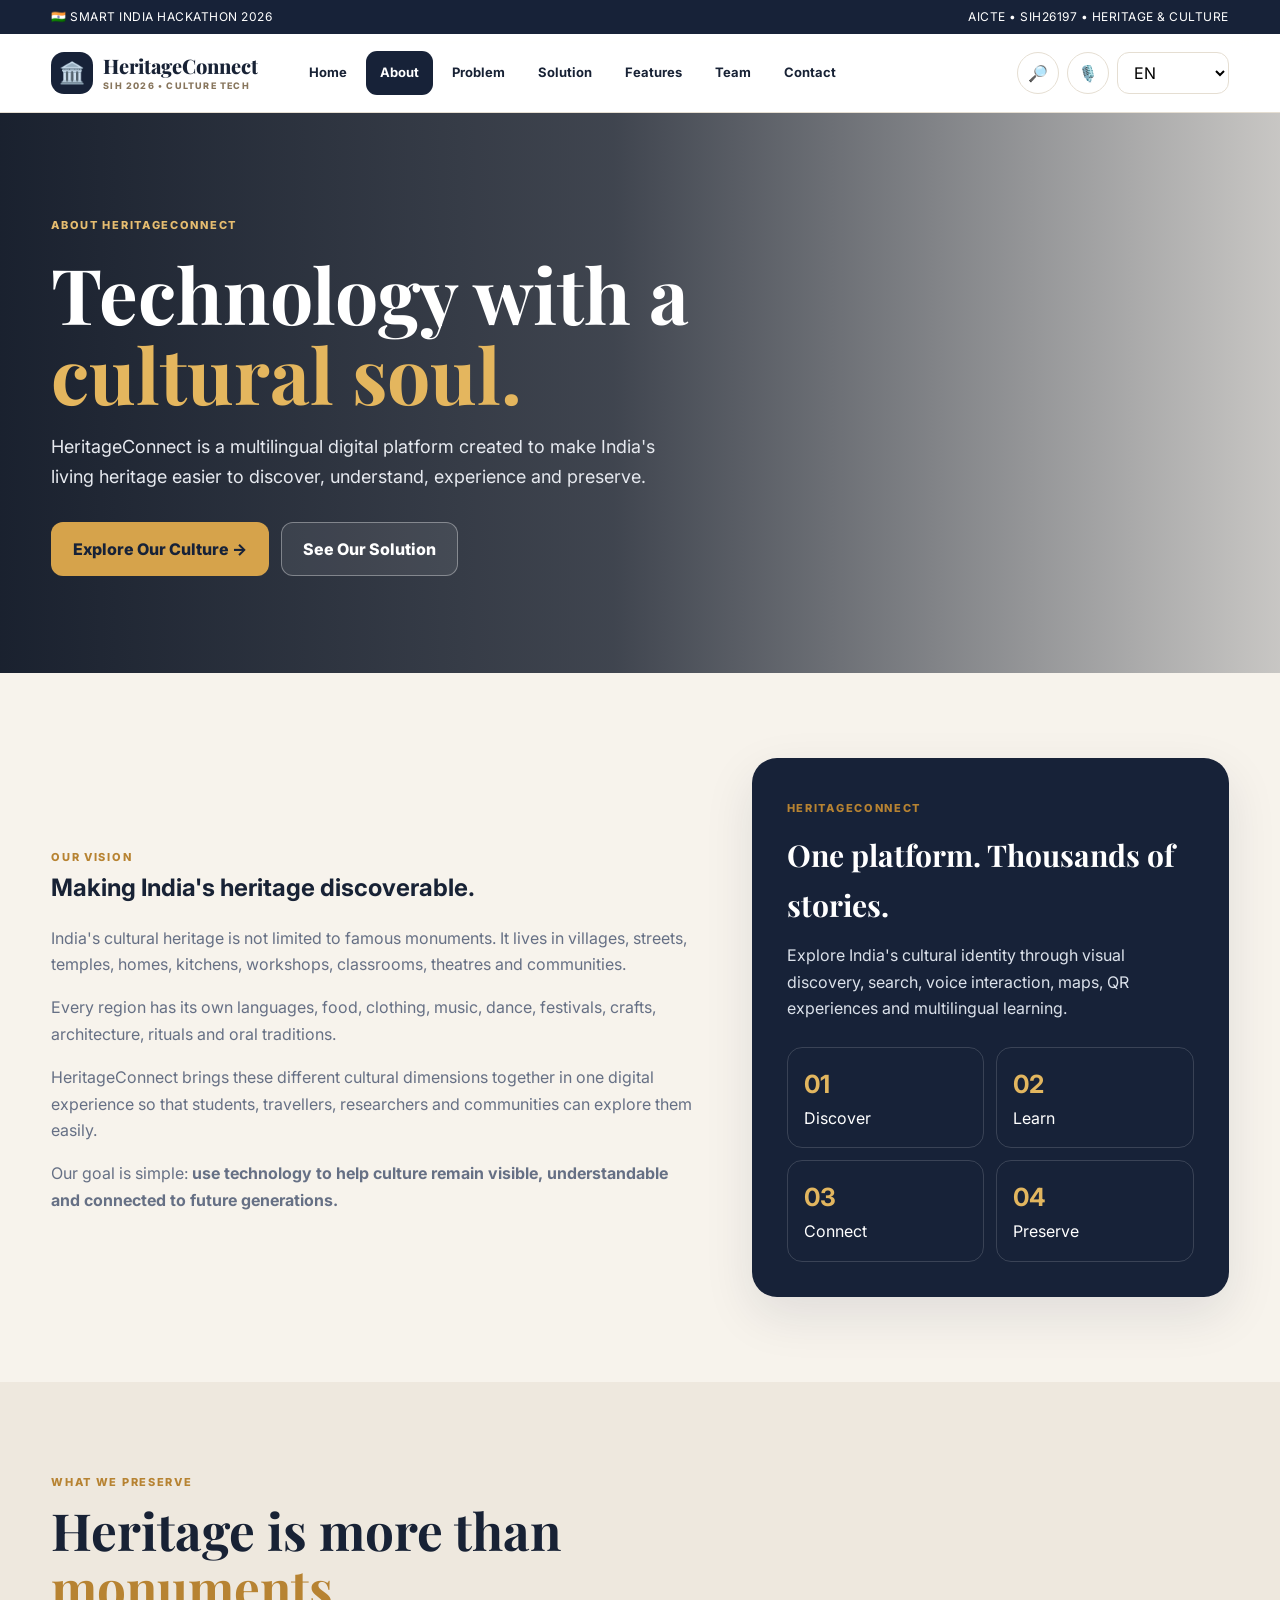
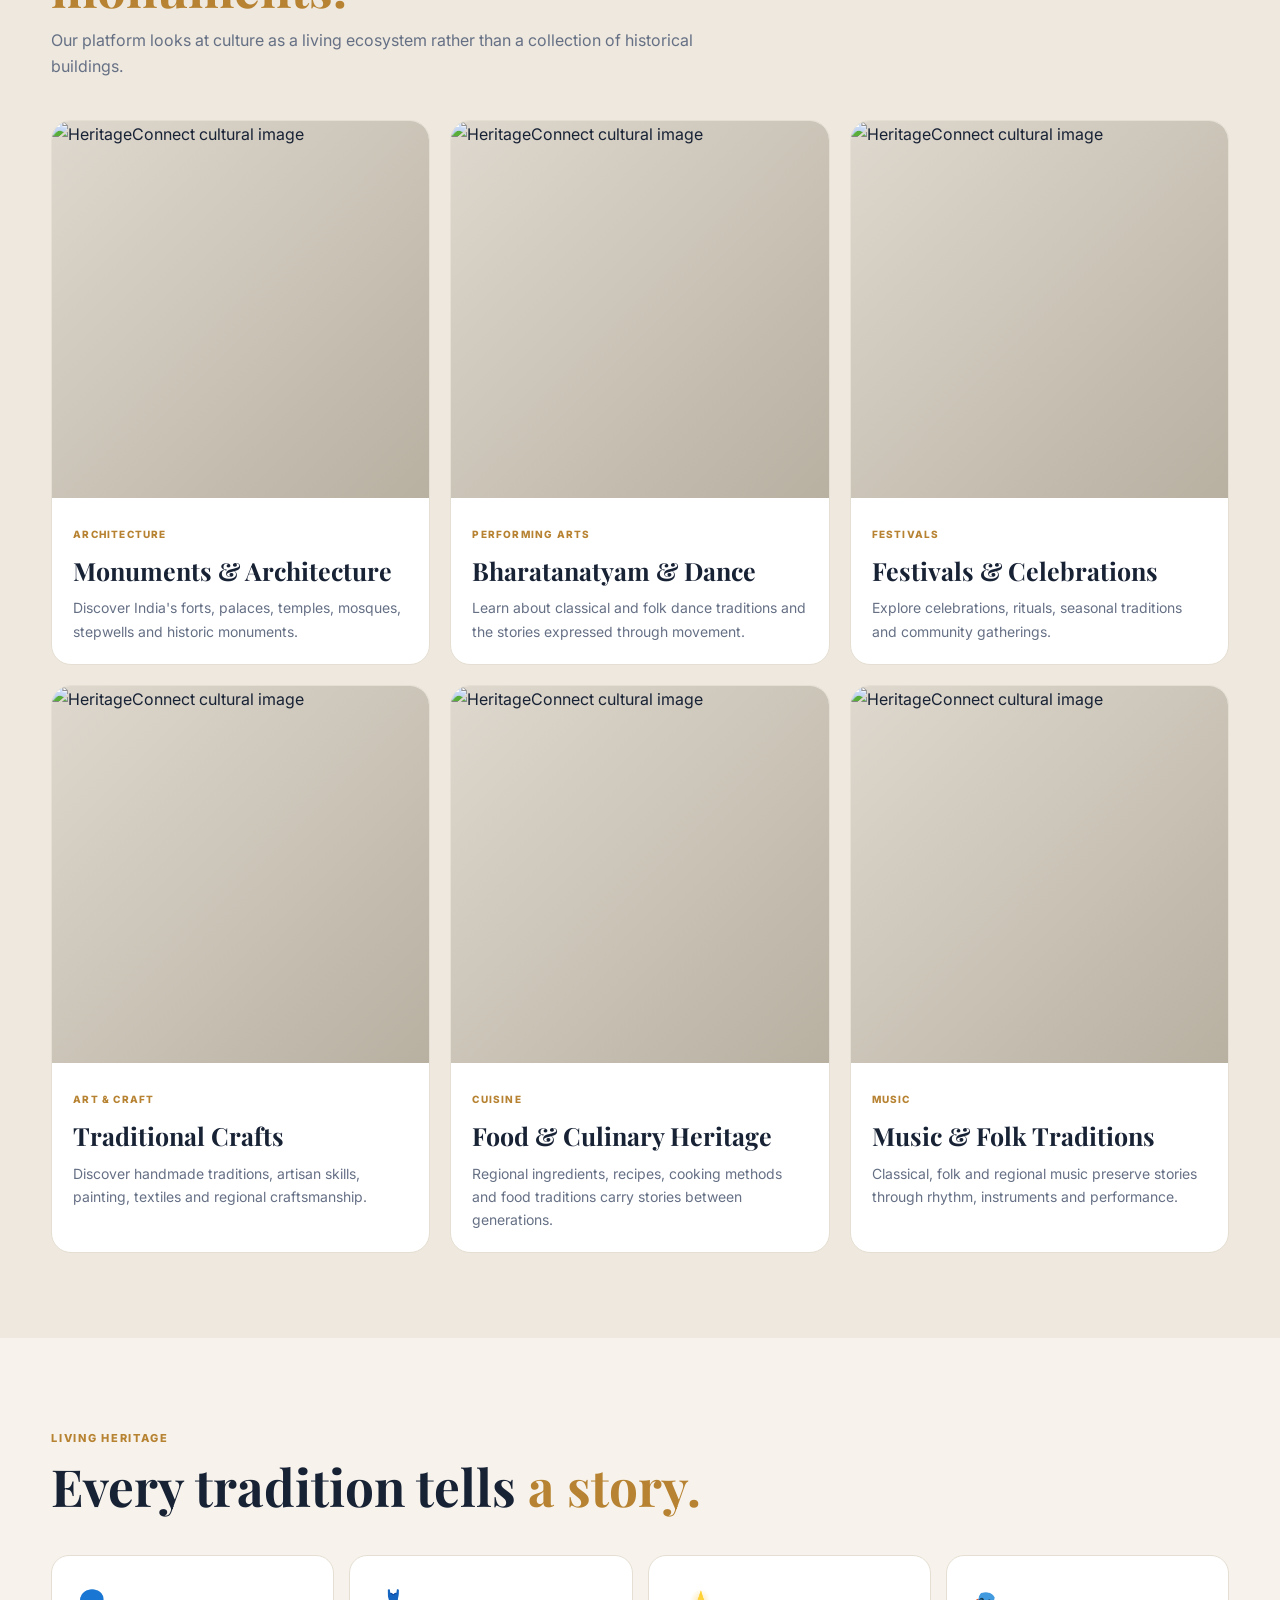
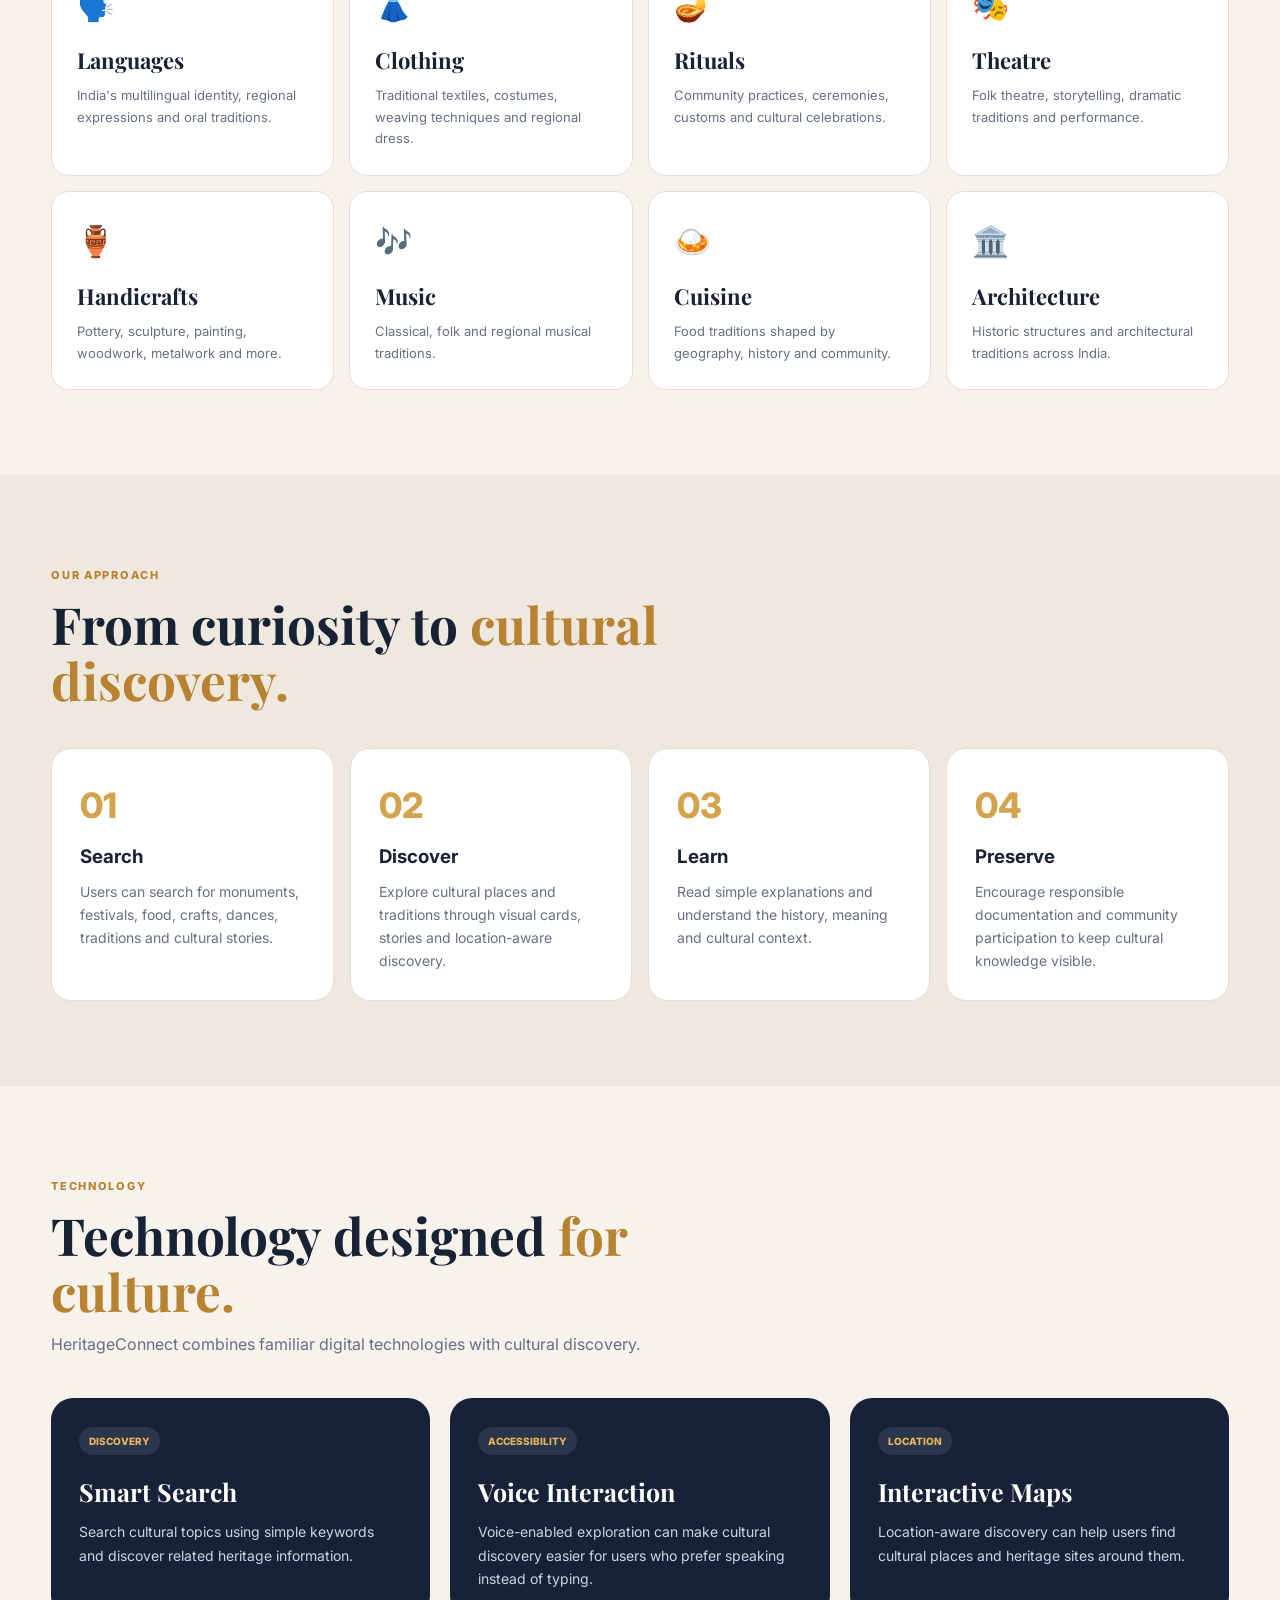
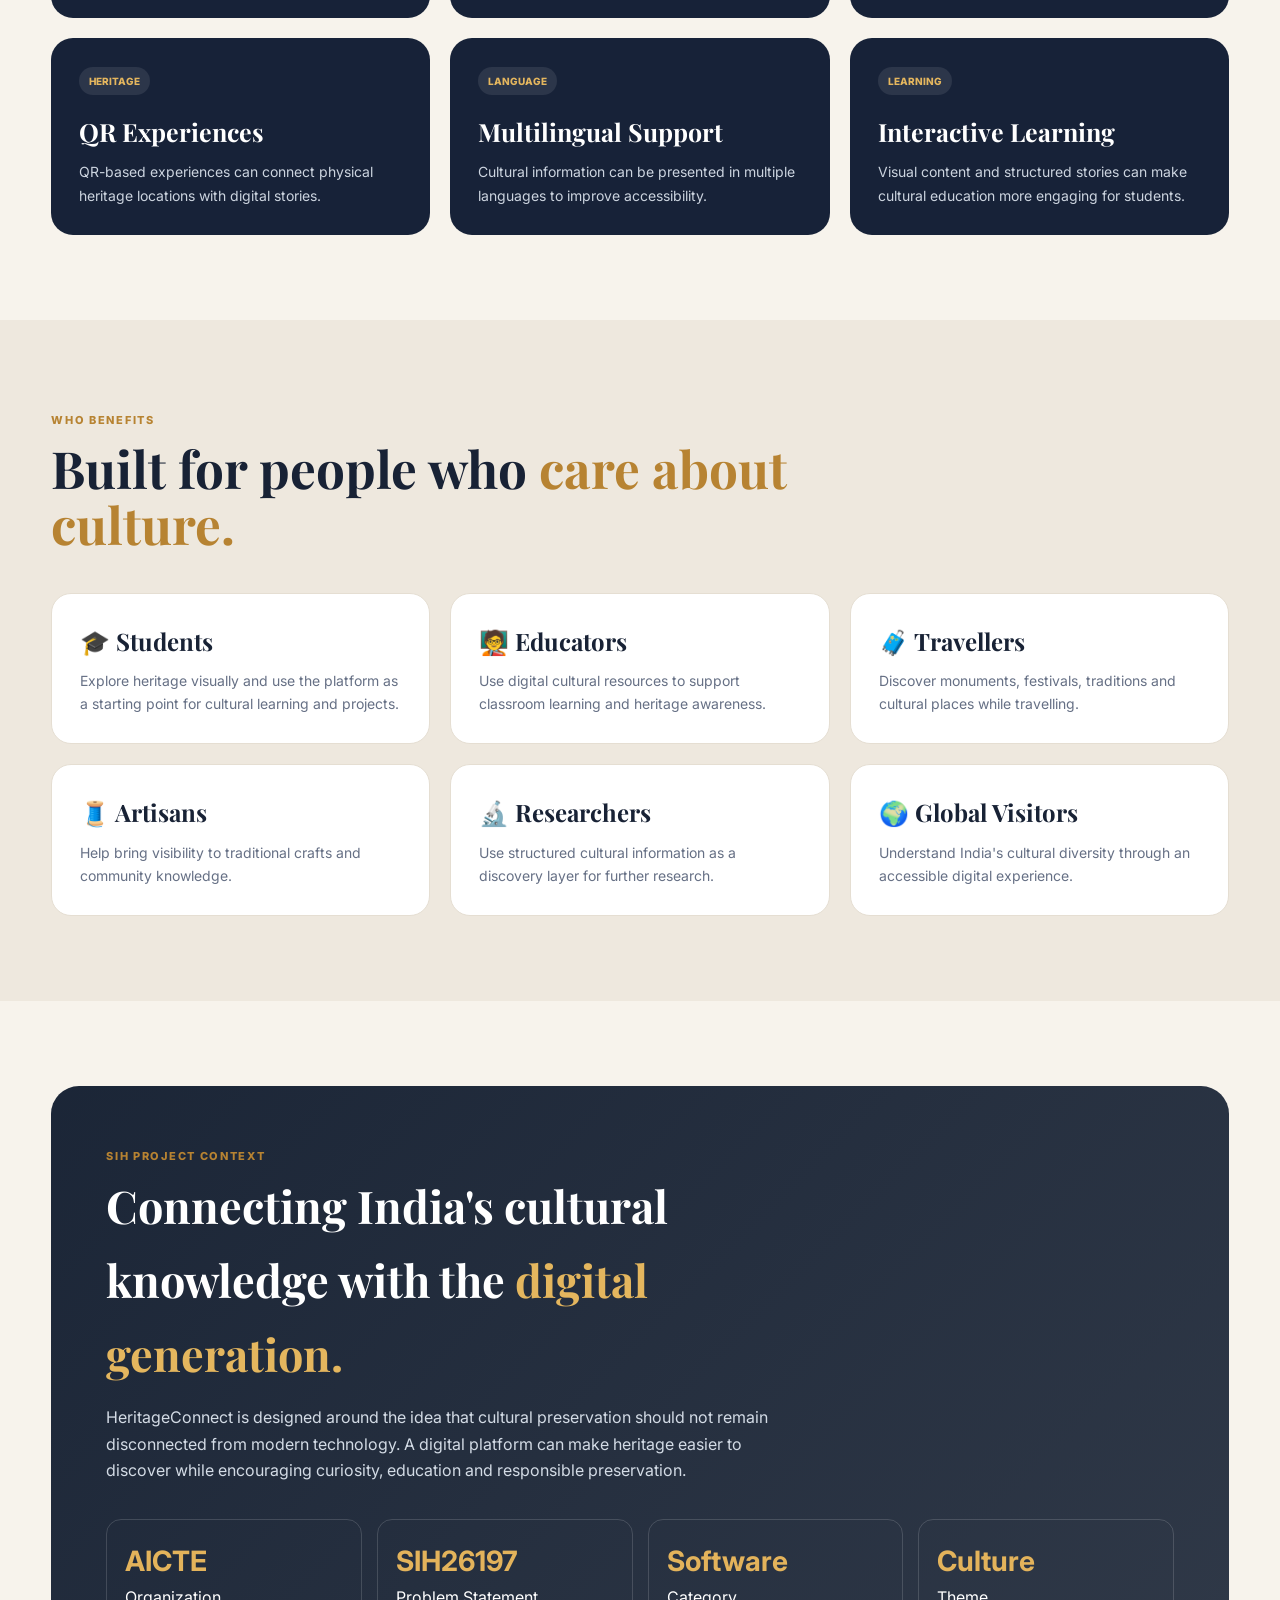
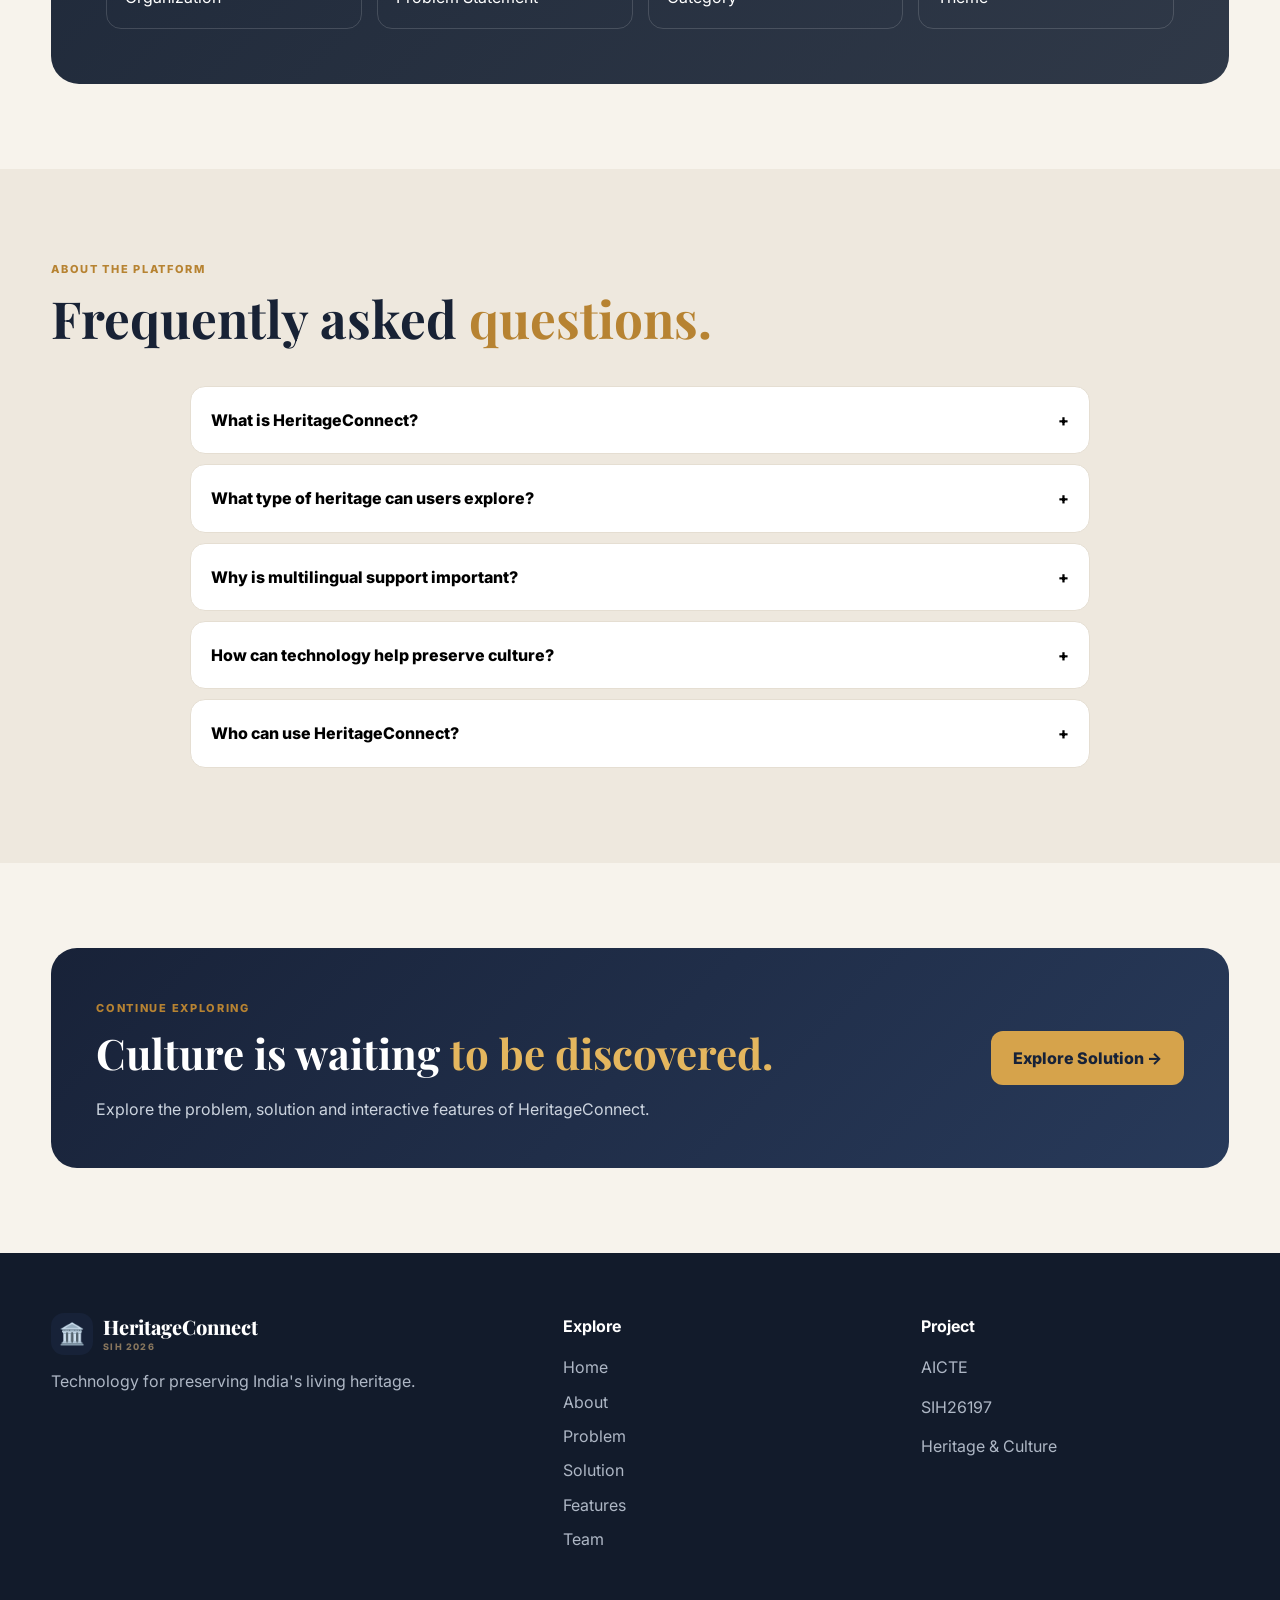
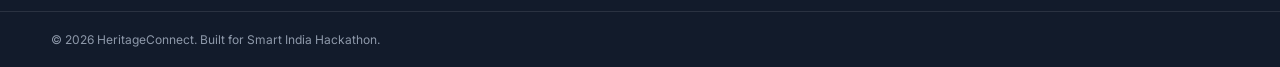
<file: about.html>
<!DOCTYPE html>
<html lang="en">

<head>

    <meta charset="UTF-8">

    <meta name="viewport" content="width=device-width, initial-scale=1.0">

    <meta name="description"
        content="HeritageConnect About - Discover India's monuments, festivals, classical arts, crafts, food, languages and living cultural traditions through technology.">

    <title>About | HeritageConnect</title>

    <link rel="preconnect" href="https://fonts.googleapis.com">
    <link rel="preconnect" href="https://fonts.gstatic.com" crossorigin>

    <link
        href="https://fonts.googleapis.com/css2?family=Inter:wght@400;500;600;700;800&family=Playfair+Display:wght@600;700;800&display=swap"
        rel="stylesheet">


<style>

/* =========================================================
   RESET
========================================================= */

*{
    margin:0;
    padding:0;
    box-sizing:border-box;
}

html{
    scroll-behavior:smooth;
}

body{
    font-family:"Inter",sans-serif;
    background:#f7f3ec;
    color:#182235;
    line-height:1.65;
}

img{
    max-width:100%;
    display:block;
}

a{
    text-decoration:none;
    color:inherit;
}

button,
input,
select{
    font:inherit;
}


/* =========================================================
   VARIABLES
========================================================= */

:root{

    --navy:#172238;
    --navy2:#22314c;

    --gold:#b78332;
    --gold2:#d7a64b;

    --cream:#f7f3ec;
    --white:#ffffff;

    --text:#182235;
    --muted:#667085;

    --border:#e5ded2;

    --shadow:
        0 18px 50px rgba(23,34,56,.10);

}


/* =========================================================
   CONTAINER
========================================================= */

.container{
    width:min(1180px,92%);
    margin:auto;
}


/* =========================================================
   TOP BAR
========================================================= */

.topbar{
    background:var(--navy);
    color:#fff;
    font-size:12px;
    letter-spacing:.5px;
}

.topbar-inner{
    min-height:34px;
    display:flex;
    justify-content:space-between;
    align-items:center;
    gap:20px;
}


/* =========================================================
   NAVBAR
========================================================= */

.navbar{
    position:sticky;
    top:0;
    z-index:1000;
    background:rgba(255,255,255,.96);
    backdrop-filter:blur(18px);
    border-bottom:1px solid var(--border);
}

.nav-inner{
    min-height:78px;
    display:flex;
    align-items:center;
    gap:24px;
}

.brand{
    display:flex;
    align-items:center;
    gap:10px;
    min-width:220px;
}

.brand-mark{
    width:42px;
    height:42px;
    border-radius:13px;
    background:var(--navy);
    display:grid;
    place-items:center;
    font-size:21px;
}

.brand-text{
    font-family:"Playfair Display",serif;
    font-weight:800;
    font-size:20px;
    line-height:1.1;
}

.brand-text small{
    display:block;
    font-family:"Inter",sans-serif;
    font-size:9px;
    letter-spacing:1.2px;
    color:#88765d;
    margin-top:4px;
}

.navlinks{
    display:flex;
    align-items:center;
    gap:5px;
    flex:1;
}

.navlinks a{
    padding:11px 14px;
    border-radius:11px;
    font-size:13px;
    font-weight:700;
    transition:.25s;
}

.navlinks a:hover,
.navlinks a.active{
    background:var(--navy);
    color:#fff;
}

.nav-tools{
    display:flex;
    align-items:center;
    gap:8px;
}

.round-btn{
    width:42px;
    height:42px;
    border-radius:50%;
    border:1px solid var(--border);
    background:#fff;
    cursor:pointer;
    display:grid;
    place-items:center;
    transition:.25s;
}

.round-btn:hover{
    transform:translateY(-2px);
    box-shadow:0 8px 20px rgba(0,0,0,.08);
}

.lang-select{
    height:42px;
    border:1px solid var(--border);
    border-radius:12px;
    padding:0 12px;
    background:#fff;
    cursor:pointer;
}

.menu-btn{
    display:none;
}


/* =========================================================
   SEARCH
========================================================= */

.search-panel{
    display:none;
    border-top:1px solid var(--border);
    background:#fff;
    padding:16px 0;
}

.search-panel.show{
    display:block;
}

.search-box{
    width:min(800px,92%);
    margin:auto;
    display:flex;
    gap:10px;
}

.search-box input{
    flex:1;
    height:50px;
    border:1px solid var(--border);
    border-radius:14px;
    padding:0 17px;
    outline:none;
    font-size:15px;
}

.search-box input:focus{
    border-color:var(--gold);
}

.search-box button{
    border:0;
    border-radius:14px;
    background:var(--navy);
    color:#fff;
    padding:0 24px;
    cursor:pointer;
    font-weight:700;
}

.search-results{
    width:min(800px,92%);
    margin:14px auto 0;
}

.search-result{
    background:#fff;
    border:1px solid var(--border);
    border-radius:14px;
    padding:15px 17px;
    margin-bottom:8px;
    cursor:pointer;
    transition:.2s;
}

.search-result:hover{
    transform:translateY(-2px);
    box-shadow:var(--shadow);
}

.search-result small{
    color:var(--gold);
    font-weight:800;
    letter-spacing:1px;
}

.search-result strong{
    display:block;
    margin:3px 0;
}


/* =========================================================
   HERO
========================================================= */

.about-hero{
    min-height:560px;
    display:flex;
    align-items:center;
    position:relative;
    overflow:hidden;
    background:
        linear-gradient(90deg,
        rgba(12,20,35,.94) 0%,
        rgba(12,20,35,.78) 48%,
        rgba(12,20,35,.20) 100%),
        url("https://images.unsplash.com/photo-1548013146-72479768bada?auto=format&fit=crop&w=1800&q=85")
        center/cover;
}

.hero-content{
    max-width:720px;
    color:#fff;
    padding:90px 0;
}

.eyebrow{
    display:inline-block;
    color:var(--gold);
    font-size:11px;
    font-weight:800;
    letter-spacing:1.7px;
    text-transform:uppercase;
}

.about-hero .eyebrow{
    color:#e6bd70;
}

.hero-content h1{
    font-family:"Playfair Display",serif;
    font-size:clamp(45px,6vw,78px);
    line-height:1.04;
    margin:18px 0;
}

.hero-content h1 span{
    color:#e4b65e;
}

.hero-content p{
    max-width:650px;
    color:#e6e9ef;
    font-size:18px;
}

.hero-buttons{
    display:flex;
    gap:12px;
    margin-top:30px;
    flex-wrap:wrap;
}

.btn{
    display:inline-flex;
    align-items:center;
    justify-content:center;
    padding:13px 21px;
    border-radius:12px;
    font-weight:800;
    border:1px solid transparent;
    cursor:pointer;
}

.btn.primary{
    background:#d6a34b;
    color:#172238;
}

.btn.glass{
    border-color:rgba(255,255,255,.35);
    color:#fff;
    background:rgba(255,255,255,.08);
}


/* =========================================================
   SECTIONS
========================================================= */

.section{
    padding:85px 0;
}

.section.alt{
    background:#eee8de;
}

.section-head{
    margin-bottom:40px;
    display:flex;
    justify-content:space-between;
    gap:30px;
    align-items:flex-end;
}

.section-head h2{
    font-family:"Playfair Display",serif;
    font-size:clamp(32px,4vw,52px);
    line-height:1.1;
    margin-top:9px;
    max-width:760px;
}

.section-head h2 span,
.two-col h2 span{
    color:var(--gold);
}

.section-head p{
    max-width:650px;
    color:var(--muted);
    margin-top:12px;
}


/* =========================================================
   INTRO
========================================================= */

.intro-grid{
    display:grid;
    grid-template-columns:1.15fr .85fr;
    gap:55px;
    align-items:center;
}

.intro-copy p{
    color:var(--muted);
    margin-top:17px;
}

.intro-highlight{
    background:var(--navy);
    color:#fff;
    border-radius:25px;
    padding:35px;
    box-shadow:var(--shadow);
}

.intro-highlight h3{
    font-family:"Playfair Display",serif;
    font-size:30px;
    margin:12px 0;
}

.intro-highlight p{
    color:#dbe1ea;
}

.number-row{
    display:grid;
    grid-template-columns:repeat(2,1fr);
    gap:12px;
    margin-top:25px;
}

.number-box{
    padding:16px;
    border:1px solid rgba(255,255,255,.15);
    border-radius:15px;
}

.number-box strong{
    display:block;
    color:#e2b65f;
    font-size:25px;
}


/* =========================================================
   CULTURE CARDS
========================================================= */

.culture-grid{
    display:grid;
    grid-template-columns:repeat(3,1fr);
    gap:20px;
}

.culture-card{
    background:#fff;
    border:1px solid var(--border);
    border-radius:20px;
    overflow:hidden;
    transition:.3s;
}

.culture-card:hover{
    transform:translateY(-6px);
    box-shadow:var(--shadow);
}

.culture-image{
    width:100%;
    aspect-ratio:1/1;
    object-fit:cover;
    background:#ddd;
}

.culture-content{
    padding:21px;
}

.culture-content small{
    color:var(--gold);
    font-weight:800;
    font-size:10px;
    letter-spacing:1.2px;
}

.culture-content h3{
    font-family:"Playfair Display",serif;
    font-size:25px;
    margin:5px 0;
}

.culture-content p{
    color:var(--muted);
    font-size:14px;
}


/* =========================================================
   WHAT WE COVER
========================================================= */

.cover-grid{
    display:grid;
    grid-template-columns:repeat(4,1fr);
    gap:15px;
}

.cover-item{
    background:#fff;
    padding:25px;
    border-radius:18px;
    border:1px solid var(--border);
    transition:.3s;
}

.cover-item:hover{
    transform:translateY(-5px);
}

.cover-icon{
    font-size:30px;
    margin-bottom:12px;
}

.cover-item h3{
    font-family:"Playfair Display",serif;
    font-size:22px;
}

.cover-item p{
    color:var(--muted);
    font-size:13px;
    margin-top:7px;
}


/* =========================================================
   SOLUTION FLOW
========================================================= */

.flow{
    display:grid;
    grid-template-columns:repeat(4,1fr);
    gap:16px;
}

.flow-card{
    position:relative;
    background:#fff;
    border:1px solid var(--border);
    border-radius:20px;
    padding:28px;
}

.flow-number{
    font-size:35px;
    font-weight:800;
    color:#d4a34d;
}

.flow-card h3{
    margin-top:7px;
}

.flow-card p{
    color:var(--muted);
    font-size:14px;
    margin-top:7px;
}


/* =========================================================
   TECHNOLOGY
========================================================= */

.tech-grid{
    display:grid;
    grid-template-columns:repeat(3,1fr);
    gap:20px;
}

.tech-card{
    background:var(--navy);
    color:#fff;
    border-radius:22px;
    padding:28px;
}

.tech-card h3{
    font-family:"Playfair Display",serif;
    font-size:25px;
}

.tech-card p{
    color:#ccd4df;
    margin-top:8px;
    font-size:14px;
}

.tech-tag{
    display:inline-block;
    padding:6px 10px;
    border-radius:20px;
    background:rgba(255,255,255,.09);
    color:#e4b65e;
    font-size:10px;
    font-weight:800;
    margin-bottom:16px;
}


/* =========================================================
   USERS
========================================================= */

.users-grid{
    display:grid;
    grid-template-columns:repeat(3,1fr);
    gap:20px;
}

.user-card{
    background:#fff;
    padding:28px;
    border-radius:20px;
    border:1px solid var(--border);
}

.user-card h3{
    font-family:"Playfair Display",serif;
    font-size:24px;
}

.user-card p{
    color:var(--muted);
    font-size:14px;
    margin-top:8px;
}


/* =========================================================
   IMPACT
========================================================= */

.impact{
    background:
        linear-gradient(135deg,rgba(20,31,49,.97),rgba(20,31,49,.88)),
        url("https://images.unsplash.com/photo-1524492412937-b28074a5d7da?auto=format&fit=crop&w=1600&q=85")
        center/cover;
    color:#fff;
    border-radius:28px;
    padding:55px;
}

.impact h2{
    font-family:"Playfair Display",serif;
    font-size:45px;
    max-width:700px;
}

.impact h2 span{
    color:#e4b65e;
}

.impact p{
    max-width:700px;
    color:#d3dbe5;
    margin-top:14px;
}

.impact-grid{
    display:grid;
    grid-template-columns:repeat(4,1fr);
    gap:15px;
    margin-top:35px;
}

.impact-box{
    padding:18px;
    border-radius:15px;
    border:1px solid rgba(255,255,255,.15);
}

.impact-box strong{
    display:block;
    font-size:28px;
    color:#e3b35b;
}


/* =========================================================
   FAQ
========================================================= */

.faq{
    max-width:900px;
    margin:auto;
}

.faq-item{
    background:#fff;
    border:1px solid var(--border);
    border-radius:15px;
    margin-bottom:10px;
    overflow:hidden;
}

.faq-question{
    width:100%;
    border:0;
    background:none;
    padding:20px;
    text-align:left;
    cursor:pointer;
    display:flex;
    justify-content:space-between;
    font-weight:800;
}

.faq-answer{
    display:none;
    padding:0 20px 20px;
    color:var(--muted);
}

.faq-item.open .faq-answer{
    display:block;
}


/* =========================================================
   CTA
========================================================= */

.cta{
    background:linear-gradient(135deg,#182238,#283a5a);
    color:#fff;
    border-radius:26px;
    padding:45px;
    display:flex;
    justify-content:space-between;
    align-items:center;
    gap:30px;
}

.cta h2{
    font-family:"Playfair Display",serif;
    font-size:42px;
}

.cta h2 span{
    color:#e4b65e;
}

.cta p{
    color:#ccd4df;
    margin-top:8px;
}


/* =========================================================
   FOOTER
========================================================= */

.footer{
    background:#121b2b;
    color:#fff;
    padding-top:60px;
}

.footer-grid{
    display:grid;
    grid-template-columns:1.5fr 1fr 1fr;
    gap:50px;
    padding-bottom:50px;
}

.footer p{
    color:#aeb7c5;
    margin-top:13px;
}

.footer h4{
    margin-bottom:15px;
}

.footer a{
    display:block;
    color:#aeb7c5;
    margin:8px 0;
}

.footer a:hover{
    color:#e5b65c;
}

.footer-bottom{
    border-top:1px solid rgba(255,255,255,.1);
    padding:18px 0;
    color:#8e99aa;
    font-size:12px;
}


/* =========================================================
   MODAL
========================================================= */

.modal{
    position:fixed;
    inset:0;
    background:rgba(7,12,22,.72);
    backdrop-filter:blur(8px);
    display:none;
    align-items:center;
    justify-content:center;
    z-index:2000;
    padding:20px;
}

.modal.show{
    display:flex;
}

.modal-box{
    background:#fff;
    width:min(700px,100%);
    max-height:85vh;
    overflow:auto;
    border-radius:25px;
    padding:35px;
    position:relative;
    box-shadow:0 30px 100px rgba(0,0,0,.25);
}

.modal-close{
    position:absolute;
    top:15px;
    right:15px;
    width:38px;
    height:38px;
    border-radius:50%;
    border:0;
    background:#f1ede5;
    cursor:pointer;
    font-size:18px;
}

.modal-box h2{
    font-family:"Playfair Display",serif;
    font-size:38px;
    margin:8px 0;
}

.modal-category{
    color:var(--gold);
    font-weight:800;
    font-size:11px;
    letter-spacing:1.4px;
}

.modal-box p{
    color:var(--muted);
    margin-top:14px;
}


/* =========================================================
   RESPONSIVE
========================================================= */

@media(max-width:1000px){

    .navlinks{
        gap:0;
    }

    .navlinks a{
        padding:9px;
        font-size:12px;
    }

    .culture-grid{
        grid-template-columns:repeat(2,1fr);
    }

    .cover-grid{
        grid-template-columns:repeat(2,1fr);
    }

    .flow{
        grid-template-columns:repeat(2,1fr);
    }

    .tech-grid{
        grid-template-columns:repeat(2,1fr);
    }

    .users-grid{
        grid-template-columns:repeat(2,1fr);
    }

    .impact-grid{
        grid-template-columns:repeat(2,1fr);
    }
}


@media(max-width:760px){

    .topbar-inner span:last-child{
        display:none;
    }

    .nav-inner{
        min-height:68px;
    }

    .menu-btn{
        display:grid;
    }

    .brand{
        min-width:auto;
        flex:1;
    }

    .brand-text{
        font-size:17px;
    }

    .navlinks{
        position:absolute;
        top:68px;
        left:0;
        right:0;
        background:#fff;
        display:none;
        flex-direction:column;
        align-items:stretch;
        padding:12px;
        border-bottom:1px solid var(--border);
        box-shadow:var(--shadow);
    }

    .navlinks.open{
        display:flex;
    }

    .navlinks a{
        padding:13px;
    }

    .nav-tools{
        gap:4px;
    }

    .nav-tools .round-btn{
        width:38px;
        height:38px;
    }

    .lang-select{
        width:58px;
        height:38px;
        padding:0 5px;
    }

    .about-hero{
        min-height:500px;
    }

    .hero-content{
        padding:70px 0;
    }

    .hero-content h1{
        font-size:48px;
    }

    .intro-grid{
        grid-template-columns:1fr;
    }

    .section{
        padding:65px 0;
    }

    .section-head{
        display:block;
    }

    .culture-grid,
    .cover-grid,
    .flow,
    .tech-grid,
    .users-grid{
        grid-template-columns:1fr;
    }

    .impact{
        padding:30px;
    }

    .impact h2{
        font-size:35px;
    }

    .impact-grid{
        grid-template-columns:repeat(2,1fr);
    }

    .cta{
        display:block;
        padding:30px;
    }

    .cta h2{
        font-size:35px;
        margin-bottom:25px;
    }

    .footer-grid{
        grid-template-columns:1fr;
        gap:30px;
    }

    .search-box{
        flex-direction:column;
    }

    .search-box button{
        height:48px;
    }
}

</style>

</head>


<body>


<!-- =========================================================
     TOP BAR
========================================================= -->

<div class="topbar">

    <div class="container topbar-inner">

        <span>
            🇮🇳 SMART INDIA HACKATHON 2026
        </span>

        <span>
            AICTE • SIH26197 • HERITAGE & CULTURE
        </span>

    </div>

</div>



<!-- =========================================================
     NAVBAR
========================================================= -->

<header class="navbar">

    <div class="container nav-inner">


        <button
            class="round-btn menu-btn"
            id="menuBtn">

            ☰

        </button>


        <a
            href="index.html"
            class="brand">

            <span class="brand-mark">
                🏛️
            </span>

            <span class="brand-text">

                HeritageConnect

                <small>
                    SIH 2026 • CULTURE TECH
                </small>

            </span>

        </a>


        <nav
            class="navlinks"
            id="navLinks">

            <a href="index.html">
                Home
            </a>

            <a
                href="about.html"
                class="active">

                About

            </a>

            <a href="problem.html">
                Problem
            </a>

            <a href="solution.html">
                Solution
            </a>

            <a href="features.html">
                Features
            </a>

            <a href="team.html">
                Team
            </a>

            <a href="contact.html">
                Contact
            </a>

        </nav>


        <div class="nav-tools">

            <button
                class="round-btn"
                id="searchToggle">

                🔎

            </button>


            <button
                class="round-btn"
                id="voiceBtn">

                🎙️

            </button>


            <select
                class="lang-select"
                id="languageSelect">

                <option value="en">
                    EN
                </option>

                <option value="ta">
                    தமிழ்
                </option>

                <option value="hi">
                    हिन्दी
                </option>

                <option value="te">
                    తెలుగు
                </option>

                <option value="kn">
                    ಕನ್ನಡ
                </option>

                <option value="ml">
                    മലയാളം
                </option>

            </select>

        </div>

    </div>


    <div
        class="search-panel"
        id="searchPanel">

        <div class="search-box">

            <input
                id="globalSearch"
                type="text"
                placeholder="Search Taj Mahal, Bharatanatyam, festivals, crafts...">

            <button id="globalSearchBtn">
                Search
            </button>

        </div>

        <div
            class="search-results"
            id="searchResults">
        </div>

    </div>

</header>



<!-- =========================================================
     HERO
========================================================= -->

<main>

<section class="about-hero">

    <div class="container">

        <div class="hero-content">

            <span class="eyebrow">
                ABOUT HERITAGECONNECT
            </span>

            <h1>

                Technology with a

                <span>
                    cultural soul.
                </span>

            </h1>

            <p>

                HeritageConnect is a multilingual digital
                platform created to make India's living
                heritage easier to discover, understand,
                experience and preserve.

            </p>


            <div class="hero-buttons">

                <a
                    href="#culture"
                    class="btn primary">

                    Explore Our Culture →

                </a>

                <a
                    href="solution.html"
                    class="btn glass">

                    See Our Solution

                </a>

            </div>

        </div>

    </div>

</section>



<!-- =========================================================
     INTRODUCTION
========================================================= -->

<section class="section">

    <div class="container intro-grid">


        <div class="intro-copy">

            <span class="eyebrow">
                OUR VISION
            </span>

            <h2>

                Making India's heritage

                <span>
                    discoverable.
                </span>

            </h2>

            <p>

                India's cultural heritage is not limited to
                famous monuments. It lives in villages,
                streets, temples, homes, kitchens, workshops,
                classrooms, theatres and communities.

            </p>

            <p>

                Every region has its own languages, food,
                clothing, music, dance, festivals, crafts,
                architecture, rituals and oral traditions.

            </p>

            <p>

                HeritageConnect brings these different
                cultural dimensions together in one digital
                experience so that students, travellers,
                researchers and communities can explore
                them easily.

            </p>

            <p>

                Our goal is simple:

                <strong>
                    use technology to help culture remain
                    visible, understandable and connected
                    to future generations.
                </strong>

            </p>

        </div>


        <div class="intro-highlight">

            <span class="eyebrow">
                HERITAGECONNECT
            </span>

            <h3>
                One platform. Thousands of stories.
            </h3>

            <p>

                Explore India's cultural identity through
                visual discovery, search, voice interaction,
                maps, QR experiences and multilingual
                learning.

            </p>


            <div class="number-row">

                <div class="number-box">

                    <strong>
                        01
                    </strong>

                    Discover

                </div>

                <div class="number-box">

                    <strong>
                        02
                    </strong>

                    Learn

                </div>

                <div class="number-box">

                    <strong>
                        03
                    </strong>

                    Connect

                </div>

                <div class="number-box">

                    <strong>
                        04
                    </strong>

                    Preserve

                </div>

            </div>

        </div>

    </div>

</section>



<!-- =========================================================
     CULTURE
========================================================= -->

<section
    class="section alt"
    id="culture">

    <div class="container">

        <div class="section-head">

            <div>

                <span class="eyebrow">
                    WHAT WE PRESERVE
                </span>

                <h2>

                    Heritage is more than

                    <span>
                        monuments.
                    </span>

                </h2>

                <p>

                    Our platform looks at culture as a living
                    ecosystem rather than a collection of
                    historical buildings.

                </p>

            </div>

        </div>


        <div class="culture-grid">


            <!-- TAJ -->

            <article class="culture-card">

                <img
                    class="culture-image"
                    src="https://images.unsplash.com/photo-1564507592333-c60657eea523?auto=format&fit=crop&w=900&q=85"
                    alt="Taj Mahal architecture">

                <div class="culture-content">

                    <small>
                        ARCHITECTURE
                    </small>

                    <h3>
                        Monuments & Architecture
                    </h3>

                    <p>

                        Discover India's forts, palaces,
                        temples, mosques, stepwells and
                        historic monuments.

                    </p>

                </div>

            </article>


            <!-- DANCE -->

            <article class="culture-card">

                <img
                    class="culture-image"
                    src="https://commons.wikimedia.org/wiki/Special:Redirect/file/Bharata_Natyam_Performance_DS.jpg"
                    alt="Bharatanatyam classical dance">

                <div class="culture-content">

                    <small>
                        PERFORMING ARTS
                    </small>

                    <h3>
                        Bharatanatyam & Dance
                    </h3>

                    <p>

                        Learn about classical and folk
                        dance traditions and the stories
                        expressed through movement.

                    </p>

                </div>

            </article>


            <!-- FESTIVAL -->

            <!-- FESTIVAL -->
             <article class="culture-card">
                <img
                class="culture-image"
                src="https://images.unsplash.com/photo-1533174072545-7a4b6ad7a6c3?auto=format&fit=crop&w=900&q=85"                alt="Indian cultural festival">
                <div class="culture-content">
                    <small>
                        FESTIVALS
                    </small>
                    <h3>
                        Festivals & Celebrations
                    </h3>
                    <p>
                        Explore celebrations, rituals,
                        seasonal traditions and community
                        gatherings.
                    </p>
                </div>
            </article>


            <!-- CRAFT -->

            <article class="culture-card">

                <img
                    class="culture-image"
                    src="https://images.unsplash.com/photo-1577083552431-6e5fd01aa342?auto=format&fit=crop&w=900&q=85"
                    alt="Indian traditional art">

                <div class="culture-content">

                    <small>
                        ART & CRAFT
                    </small>

                    <h3>
                        Traditional Crafts
                    </h3>

                    <p>

                        Discover handmade traditions,
                        artisan skills, painting, textiles
                        and regional craftsmanship.

                    </p>

                </div>

            </article>


            <!-- FOOD -->

            <article class="culture-card">

                <img
                    class="culture-image"
                    src="https://images.unsplash.com/photo-1601050690597-df0568f70950?auto=format&fit=crop&w=900&q=85"
                    alt="Indian traditional food">

                <div class="culture-content">

                    <small>
                        CUISINE
                    </small>

                    <h3>
                        Food & Culinary Heritage
                    </h3>

                    <p>

                        Regional ingredients, recipes,
                        cooking methods and food traditions
                        carry stories between generations.

                    </p>

                </div>

            </article>


            <!-- MUSIC -->

            <article class="culture-card">

                <img
                    class="culture-image"
                    src="https://images.unsplash.com/photo-1511379938547-c1f69419868d?auto=format&fit=crop&w=900&q=85"
                    alt="Traditional music">

                <div class="culture-content">

                    <small>
                        MUSIC
                    </small>

                    <h3>
                        Music & Folk Traditions
                    </h3>

                    <p>

                        Classical, folk and regional music
                        preserve stories through rhythm,
                        instruments and performance.

                    </p>

                </div>

            </article>

        </div>

    </div>

</section>



<!-- =========================================================
     CULTURAL CATEGORIES
========================================================= -->

<section class="section">

    <div class="container">

        <div class="section-head">

            <div>

                <span class="eyebrow">
                    LIVING HERITAGE
                </span>

                <h2>

                    Every tradition tells

                    <span>
                        a story.
                    </span>

                </h2>

            </div>

        </div>


        <div class="cover-grid">


            <div class="cover-item">

                <div class="cover-icon">
                    🗣️
                </div>

                <h3>
                    Languages
                </h3>

                <p>

                    India's multilingual identity,
                    regional expressions and oral
                    traditions.

                </p>

            </div>


            <div class="cover-item">

                <div class="cover-icon">
                    👗
                </div>

                <h3>
                    Clothing
                </h3>

                <p>

                    Traditional textiles, costumes,
                    weaving techniques and regional
                    dress.

                </p>

            </div>


            <div class="cover-item">

                <div class="cover-icon">
                    🪔
                </div>

                <h3>
                    Rituals
                </h3>

                <p>

                    Community practices, ceremonies,
                    customs and cultural celebrations.

                </p>

            </div>


            <div class="cover-item">

                <div class="cover-icon">
                    🎭
                </div>

                <h3>
                    Theatre
                </h3>

                <p>

                    Folk theatre, storytelling,
                    dramatic traditions and performance.

                </p>

            </div>


            <div class="cover-item">

                <div class="cover-icon">
                    🏺
                </div>

                <h3>
                    Handicrafts
                </h3>

                <p>

                    Pottery, sculpture, painting,
                    woodwork, metalwork and more.

                </p>

            </div>


            <div class="cover-item">

                <div class="cover-icon">
                    🎶
                </div>

                <h3>
                    Music
                </h3>

                <p>

                    Classical, folk and regional musical
                    traditions.

                </p>

            </div>


            <div class="cover-item">

                <div class="cover-icon">
                    🍛
                </div>

                <h3>
                    Cuisine
                </h3>

                <p>

                    Food traditions shaped by geography,
                    history and community.

                </p>

            </div>


            <div class="cover-item">

                <div class="cover-icon">
                    🏛️
                </div>

                <h3>
                    Architecture
                </h3>

                <p>

                    Historic structures and architectural
                    traditions across India.

                </p>

            </div>

        </div>

    </div>

</section>



<!-- =========================================================
     HOW HERITAGECONNECT WORKS
========================================================= -->

<section class="section alt">

    <div class="container">

        <div class="section-head">

            <div>

                <span class="eyebrow">
                    OUR APPROACH
                </span>

                <h2>

                    From curiosity to

                    <span>
                        cultural discovery.
                    </span>

                </h2>

            </div>

        </div>


        <div class="flow">


            <div class="flow-card">

                <div class="flow-number">
                    01
                </div>

                <h3>
                    Search
                </h3>

                <p>

                    Users can search for monuments,
                    festivals, food, crafts, dances,
                    traditions and cultural stories.

                </p>

            </div>


            <div class="flow-card">

                <div class="flow-number">
                    02
                </div>

                <h3>
                    Discover
                </h3>

                <p>

                    Explore cultural places and
                    traditions through visual cards,
                    stories and location-aware discovery.

                </p>

            </div>


            <div class="flow-card">

                <div class="flow-number">
                    03
                </div>

                <h3>
                    Learn
                </h3>

                <p>

                    Read simple explanations and
                    understand the history, meaning
                    and cultural context.
                    </p>

            </div>


            <div class="flow-card">

                <div class="flow-number">
                    04
                </div>

                <h3>
                    Preserve
                </h3>

                <p>

                    Encourage responsible documentation
                    and community participation to keep
                    cultural knowledge visible.

                </p>

            </div>

        </div>

    </div>

</section>



<!-- =========================================================
     TECHNOLOGY
========================================================= -->

<section class="section">

    <div class="container">

        <div class="section-head">

            <div>

                <span class="eyebrow">
                    TECHNOLOGY
                </span>

                <h2>

                    Technology designed

                    <span>
                        for culture.
                    </span>

                </h2>

                <p>

                    HeritageConnect combines familiar digital
                    technologies with cultural discovery.

                </p>

            </div>

        </div>


        <div class="tech-grid">


            <div class="tech-card">

                <span class="tech-tag">
                    DISCOVERY
                </span>

                <h3>
                    Smart Search
                </h3>

                <p>

                    Search cultural topics using simple
                    keywords and discover related heritage
                    information.

                </p>

            </div>


            <div class="tech-card">

                <span class="tech-tag">
                    ACCESSIBILITY
                </span>

                <h3>
                    Voice Interaction
                </h3>

                <p>

                    Voice-enabled exploration can make
                    cultural discovery easier for users
                    who prefer speaking instead of typing.

                </p>

            </div>


            <div class="tech-card">

                <span class="tech-tag">
                    LOCATION
                </span>

                <h3>
                    Interactive Maps
                </h3>

                <p>

                    Location-aware discovery can help users
                    find cultural places and heritage sites
                    around them.

                </p>

            </div>


            <div class="tech-card">

                <span class="tech-tag">
                    HERITAGE
                </span>

                <h3>
                    QR Experiences
                </h3>

                <p>

                    QR-based experiences can connect
                    physical heritage locations with
                    digital stories.

                </p>

            </div>


            <div class="tech-card">

                <span class="tech-tag">
                    LANGUAGE
                </span>

                <h3>
                    Multilingual Support
                </h3>

                <p>

                    Cultural information can be presented
                    in multiple languages to improve
                    accessibility.

                </p>

            </div>


            <div class="tech-card">

                <span class="tech-tag">
                    LEARNING
                </span>

                <h3>
                    Interactive Learning
                </h3>

                <p>

                    Visual content and structured stories
                    can make cultural education more
                    engaging for students.

                </p>

            </div>

        </div>

    </div>

</section>



<!-- =========================================================
     WHO IS IT FOR
========================================================= -->

<section class="section alt">

    <div class="container">

        <div class="section-head">

            <div>

                <span class="eyebrow">
                    WHO BENEFITS
                </span>

                <h2>

                    Built for people who

                    <span>
                        care about culture.
                    </span>

                </h2>

            </div>

        </div>


        <div class="users-grid">


            <div class="user-card">

                <h3>
                    🎓 Students
                </h3>

                <p>

                    Explore heritage visually and use
                    the platform as a starting point for
                    cultural learning and projects.

                </p>

            </div>


            <div class="user-card">

                <h3>
                    🧑‍🏫 Educators
                </h3>

                <p>

                    Use digital cultural resources to
                    support classroom learning and
                    heritage awareness.

                </p>

            </div>


            <div class="user-card">

                <h3>
                    🧳 Travellers
                </h3>

                <p>

                    Discover monuments, festivals,
                    traditions and cultural places
                    while travelling.

                </p>

            </div>


            <div class="user-card">

                <h3>
                    🧵 Artisans
                </h3>

                <p>

                    Help bring visibility to traditional
                    crafts and community knowledge.

                </p>

            </div>


            <div class="user-card">

                <h3>
                    🔬 Researchers
                </h3>

                <p>

                    Use structured cultural information
                    as a discovery layer for further
                    research.

                </p>

            </div>


            <div class="user-card">

                <h3>
                    🌍 Global Visitors
                </h3>

                <p>

                    Understand India's cultural diversity
                    through an accessible digital
                    experience.

                </p>

            </div>

        </div>

    </div>

</section>



<!-- =========================================================
     PROJECT CONTEXT
========================================================= -->

<section class="section">

    <div class="container">

        <div class="impact">

            <span class="eyebrow">
                SIH PROJECT CONTEXT
            </span>

            <h2>

                Connecting India's cultural
                knowledge with the

                <span>
                    digital generation.
                </span>

            </h2>

            <p>

                HeritageConnect is designed around the idea
                that cultural preservation should not remain
                disconnected from modern technology. A
                digital platform can make heritage easier to
                discover while encouraging curiosity,
                education and responsible preservation.

            </p>


            <div class="impact-grid">


                <div class="impact-box">

                    <strong>
                        AICTE
                    </strong>

                    Organization

                </div>


                <div class="impact-box">

                    <strong>
                        SIH26197
                    </strong>

                    Problem Statement

                </div>


                <div class="impact-box">

                    <strong>
                        Software
                    </strong>

                    Category

                </div>


                <div class="impact-box">

                    <strong>
                        Culture
                    </strong>

                    Theme

                </div>

            </div>

        </div>

    </div>

</section>



<!-- =========================================================
     FAQ
========================================================= -->

<section class="section alt">

    <div class="container">

        <div class="section-head">

            <div>

                <span class="eyebrow">
                    ABOUT THE PLATFORM
                </span>

                <h2>

                    Frequently asked

                    <span>
                        questions.
                    </span>

                </h2>

            </div>

        </div>


        <div class="faq">


            <div class="faq-item">

                <button class="faq-question">

                    What is HeritageConnect?

                    <span>
                        +
                    </span>

                </button>

                <div class="faq-answer">

                    HeritageConnect is a digital cultural
                    heritage platform designed to help users
                    discover, learn about and connect with
                    India's monuments, traditions, arts,
                    festivals, crafts, food and stories.

                </div>

            </div>


            <div class="faq-item">

                <button class="faq-question">

                    What type of heritage can users explore?

                    <span>
                        +
                    </span>

                </button>

                <div class="faq-answer">

                    Users can explore architectural heritage,
                    classical and folk arts, festivals,
                    traditional crafts, food, music, clothing,
                    languages, rituals and local cultural
                    stories.

                </div>

            </div>


            <div class="faq-item">

                <button class="faq-question">

                    Why is multilingual support important?

                    <span>
                        +
                    </span>

                </button>

                <div class="faq-answer">

                    India has a highly diverse linguistic
                    landscape. Multilingual interfaces can
                    make cultural information easier to
                    access for people who are more comfortable
                    using regional languages.

                </div>

            </div>


            <div class="faq-item">

                <button class="faq-question">

                    How can technology help preserve culture?

                    <span>
                        +
                    </span>

                </button>

                <div class="faq-answer">

                    Technology can improve discovery,
                    documentation, education and access.
                    Digital stories, maps, photographs,
                    multilingual content and QR experiences
                    can connect physical heritage with
                    digital learning.

                </div>

            </div>


            <div class="faq-item">

                <button class="faq-question">

                    Who can use HeritageConnect?

                    <span>
                        +
                    </span>

                </button>

                <div class="faq-answer">

                    The concept is intended for students,
                    educators, travellers, communities,
                    artisans, researchers and anyone
                    interested in India's cultural heritage.

                </div>

            </div>


        </div>

    </div>

</section>



<!-- =========================================================
     CTA
========================================================= -->

<section class="section">

    <div class="container">

        <div class="cta">

            <div>

                <span class="eyebrow">
                    CONTINUE EXPLORING
                </span>

                <h2>

                    Culture is waiting

                    <span>
                        to be discovered.
                    </span>

                </h2>

                <p>

                    Explore the problem, solution and
                    interactive features of HeritageConnect.

                </p>

            </div>


            <a
                href="solution.html"
                class="btn primary">

                Explore Solution →

            </a>

        </div>

    </div>

</section>

</main>



<!-- =========================================================
     FOOTER
========================================================= -->

<footer class="footer">

    <div class="container footer-grid">


        <div>

            <div class="brand">

                <span class="brand-mark">
                    🏛️
                </span>

                <span class="brand-text">

                    HeritageConnect

                    <small>
                        SIH 2026
                    </small>

                </span>

            </div>

            <p>

                Technology for preserving
                India's living heritage.

            </p>

        </div>


        <div>

            <h4>
                Explore
            </h4>

            <a href="index.html">
                Home
            </a>

            <a href="about.html">
                About
            </a>

            <a href="problem.html">
                Problem
            </a>

            <a href="solution.html">
                Solution
            </a>

            <a href="features.html">
                Features
            </a>

            <a href="team.html">
                Team
            </a>

        </div>


        <div>

            <h4>
                Project
            </h4>

            <p>
                AICTE
            </p>

            <p>
                SIH26197
            </p>

            <p>
                Heritage & Culture
            </p>

        </div>

    </div>


    <div class="footer-bottom">

        <div class="container">

            © 2026 HeritageConnect.
            Built for Smart India Hackathon.

        </div>

    </div>

</footer>



<!-- =========================================================
     DETAIL MODAL
========================================================= -->

<div
    class="modal"
    id="detailModal">

    <div class="modal-box">

        <button
            class="modal-close"
            id="modalClose">

            ✕

        </button>

        <div
            class="modal-category"
            id="modalCategory">

        </div>

        <h2
            id="modalTitle">

        </h2>

        <p
            id="modalDescription">

        </p>

    </div>

</div>



<script>

/* =========================================================
   MOBILE MENU
========================================================= */

const menuBtn =
    document.getElementById("menuBtn");

const navLinks =
    document.getElementById("navLinks");

menuBtn.addEventListener("click", () => {

    navLinks.classList.toggle("open");

});


/* =========================================================
   SEARCH PANEL
========================================================= */

const searchToggle =
    document.getElementById("searchToggle");

const searchPanel =
    document.getElementById("searchPanel");

const searchInput =
    document.getElementById("globalSearch");

const searchBtn =
    document.getElementById("globalSearchBtn");

const searchResults =
    document.getElementById("searchResults");


searchToggle.addEventListener("click", () => {

    searchPanel.classList.toggle("show");

    if(searchPanel.classList.contains("show")){

        setTimeout(() => {
            searchInput.focus();
        },100);

    }

});


/* =========================================================
   SEARCH DATABASE
========================================================= */

const heritageData = [

    {
        title:"Taj Mahal",
        category:"ARCHITECTURE",
        keywords:"taj mahal agra monument architecture mughal heritage",
        description:
        "The Taj Mahal is one of India's most recognised architectural landmarks. HeritageConnect can present its historical background, architectural characteristics, cultural significance and visitor information as part of a digital heritage experience."
    },

    {
        title:"Bharatanatyam",
        category:"PERFORMING ARTS",
        keywords:"bharatanatyam bharat natyam dance tamil nadu classical dance",
        description:
        "Bharatanatyam is a major Indian classical dance tradition associated strongly with Tamil cultural history. It combines expressive movement, rhythm, storytelling and music to communicate themes and narratives."
    },

    {
        title:"Indian Festivals",
        category:"FESTIVALS",
        keywords:"festival diwali pongal holi navaratri celebration festivals",
        description:
        "Indian festivals reflect the country's regional, religious, agricultural and community traditions. HeritageConnect can help users discover the stories, customs, food, music and cultural practices connected with different celebrations."
    },

    {
        title:"Traditional Crafts",
        category:"ART & CRAFT",
        keywords:"craft handicraft artisan pottery painting textile weaving traditional art",
        description:
        "Traditional crafts represent skills developed and transmitted through communities and generations. A digital platform can help users discover different craft forms, their materials, techniques, regions and cultural contexts."
    },

    {
        title:"Indian Cuisine",
        category:"CULINARY HERITAGE",
        keywords:"food cuisine cooking indian food traditional food recipes",
        description:
        "Indian cuisine contains diverse regional food traditions shaped by local ingredients, geography, history and community practices. HeritageConnect can connect food with the stories and traditions behind it."
    },

    {
        title:"Indian Classical Music",
        category:"MUSIC",
        keywords:"music classical folk instrument indian music tradition",
        description:
        "India has rich classical and folk music traditions. Digital cultural learning can introduce users to musical forms, instruments, performers, regional traditions and the cultural contexts in which music is performed."
    },

    {
        title:"Languages",
        category:"LANGUAGE",
        keywords:"language tamil hindi telugu kannada malayalam bengali multilingual",
        description:
        "Language is an important part of cultural identity. HeritageConnect's multilingual approach aims to make cultural information accessible to users across different linguistic backgrounds."
    },

    {
        title:"Indian Temples",
        category:"SACRED HERITAGE",
        keywords:"temple temples south india tamil nadu architecture sacred",
        description:
        "Indian temples represent important dimensions of architecture, art, history, community life and cultural practice. HeritageConnect can provide structured information about their history, architecture and cultural context."
    },

    {
        title:"Tamil Nadu Heritage",
        category:"REGIONAL HERITAGE",
        keywords:"tamil nadu tamil culture chola temple bharatanatyam pongal crafts",
        description:
        "Tamil Nadu has a rich cultural landscape including classical dance, temples, architecture, literature, music, textiles, cuisine and festivals. HeritageConnect can bring these interconnected traditions into one digital discovery experience."
    },

    {
        title:"QR Heritage Discovery",
        category:"TECHNOLOGY",
        keywords:"qr scan qr code scan heritage location",
        description:
        "QR-based heritage experiences can connect physical locations with digital stories. Visitors can scan a code and access information about a monument, cultural object, tradition or place."
    },

    {
        title:"Voice Search",
        category:"ACCESSIBILITY",
        keywords:"voice microphone speech search voice search",
        description:
        "Voice interaction can make heritage discovery more natural for users who prefer speaking rather than typing. It can also support multilingual exploration when speech recognition and language support are available."
    },

    {
        title:"Interactive Maps",
        category:"LOCATION",
        keywords:"map location nearby heritage places google map",
        description:
        "Location-aware maps can help users discover cultural places around them. The concept can connect monuments, museums, festivals, artisans and other heritage experiences to geographic locations."
    }

];


/* =========================================================
   SEARCH FUNCTION
========================================================= */

function performSearch(){

    const query =
        searchInput.value
        .trim()
        .toLowerCase();

    searchResults.innerHTML = "";

    if(!query){

        searchResults.innerHTML =
        "<div class='search-result'>Type something like <strong>Taj Mahal</strong>, <strong>Bharatanatyam</strong>, <strong>festivals</strong> or <strong>crafts</strong>.</div>";

        return;

    }


    const matches =
        heritageData.filter(item => {

            return (
                item.title.toLowerCase().includes(query) ||
                item.category.toLowerCase().includes(query) ||
                item.keywords.toLowerCase().includes(query)
            );

        });


    if(matches.length === 0){

        searchResults.innerHTML = `

            <div class="search-result">

                <small>NO RESULT</small>

                <strong>
                    No heritage topic found.
                </strong>

                Try:
                Taj Mahal, Bharatanatyam,
                festivals, crafts, food,
                Tamil Nadu, music or temples.

            </div>

        `;

        return;

    }


    matches.forEach(item => {

        const result =
            document.createElement("div");

        result.className =
            "search-result";

        result.innerHTML = `

            <small>
                ${item.category}
            </small>

            <strong>
                ${item.title}
            </strong>

            <span>
                Click to view details →
            </span>

        `;


        result.addEventListener("click", () => {

            openDetails(item);

        });


        searchResults.appendChild(result);

    });

}


searchBtn.addEventListener(
    "click",
    performSearch
);


searchInput.addEventListener(
    "keydown",
    event => {

        if(event.key === "Enter"){

            performSearch();

        }

    }
);


/* =========================================================
   LIVE SEARCH
========================================================= */

searchInput.addEventListener(
    "input",
    () => {

        if(searchInput.value.trim().length >= 2){

            performSearch();

        }

    }
);


/* =========================================================
   MODAL
========================================================= */

const modal =
    document.getElementById("detailModal");

const modalClose =
    document.getElementById("modalClose");

const modalTitle =
    document.getElementById("modalTitle");

const modalCategory =
    document.getElementById("modalCategory");

const modalDescription =
    document.getElementById("modalDescription");


function openDetails(item){

    modalCategory.textContent =
        item.category;

    modalTitle.textContent =
        item.title;

    modalDescription.textContent =
        item.description;

    modal.classList.add("show");

}


modalClose.addEventListener(
    "click",
    () => {

        modal.classList.remove("show");

    }
);


modal.addEventListener(
    "click",
    event => {

        if(event.target === modal){

            modal.classList.remove("show");

        }

    }
);


document.addEventListener(
    "keydown",
    event => {

        if(event.key === "Escape"){

            modal.classList.remove("show");

        }

    }
);


/* =========================================================
   VOICE SEARCH
========================================================= */

const voiceBtn =
    document.getElementById("voiceBtn");


voiceBtn.addEventListener(
    "click",
    () => {

        const SpeechRecognition =
            window.SpeechRecognition ||
            window.webkitSpeechRecognition;


        if(!SpeechRecognition){

            alert(
                "Voice search is not supported in this browser. Please use Google Chrome."
            );

            return;

        }


        const recognition =
            new SpeechRecognition();


        recognition.lang = "en-IN";

        recognition.interimResults = false;

        recognition.maxAlternatives = 1;


        recognition.start();


        voiceBtn.textContent = "🔴";


        recognition.onresult =
            event => {

                const text =
                    event.results[0][0].transcript;

                searchPanel.classList.add("show");

                searchInput.value =
                    text;

                performSearch();

            };


        recognition.onerror =
            () => {

                alert(
                    "Voice search could not understand the request."
                );

            };


        recognition.onend =
            () => {

                voiceBtn.textContent =
                    "🎙️";

            };

    }
);


/* =========================================================
   FAQ
========================================================= */

document
.querySelectorAll(".faq-question")
.forEach(button => {

    button.addEventListener(
        "click",
        () => {

            const item =
                button.parentElement;

            item.classList.toggle("open");

            const icon =
                button.querySelector("span");

            icon.textContent =
                item.classList.contains("open")
                ? "−"
                : "+";

        }
    );

});


/* =========================================================
   LANGUAGE DEMO
========================================================= */

const languageSelect =
    document.getElementById("languageSelect");


languageSelect.addEventListener(
    "change",
    () => {

        const lang =
            languageSelect.value;

        if(lang === "ta"){

            alert(
                "தமிழ் மொழி ஆதரவு — HeritageConnect இந்திய பாரம்பரியத்தை அனைவருக்கும் எளிதாக அணுகக்கூடியதாக மாற்றும் நோக்கத்துடன் உருவாக்கப்படுகிறது."
            );

        }

        else if(lang !== "en"){

            alert(
                "Multilingual mode selected: " +
                lang.toUpperCase()
            );

        }

    }
);


/* =========================================================
   IMAGE FALLBACK
========================================================= */

document
.querySelectorAll("img")
.forEach(img => {

    img.addEventListener(
        "error",
        () => {

            img.style.background =
                "linear-gradient(135deg,#ded8ce,#b8b0a1)";

            img.removeAttribute("src");

            img.alt =
                "HeritageConnect cultural image";

        }
    );

});


</script>

</body>

</html>
</file>
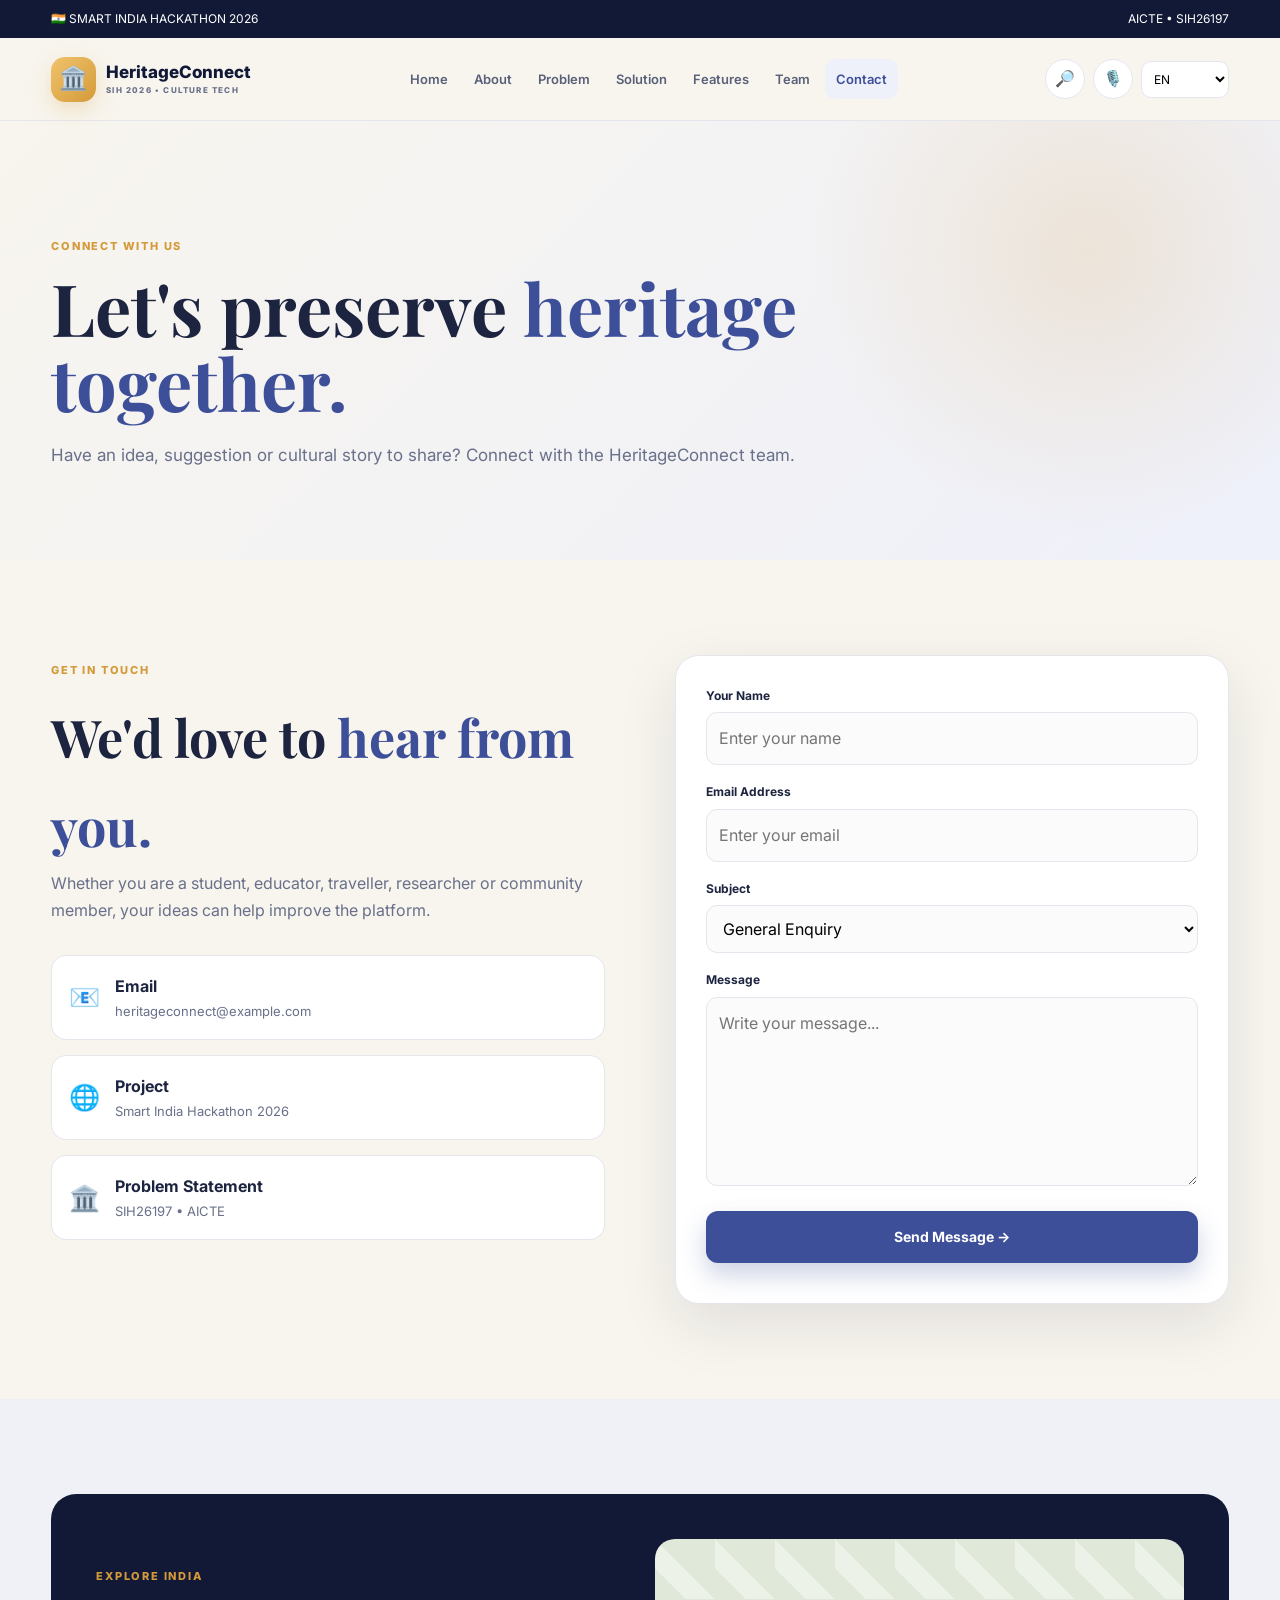
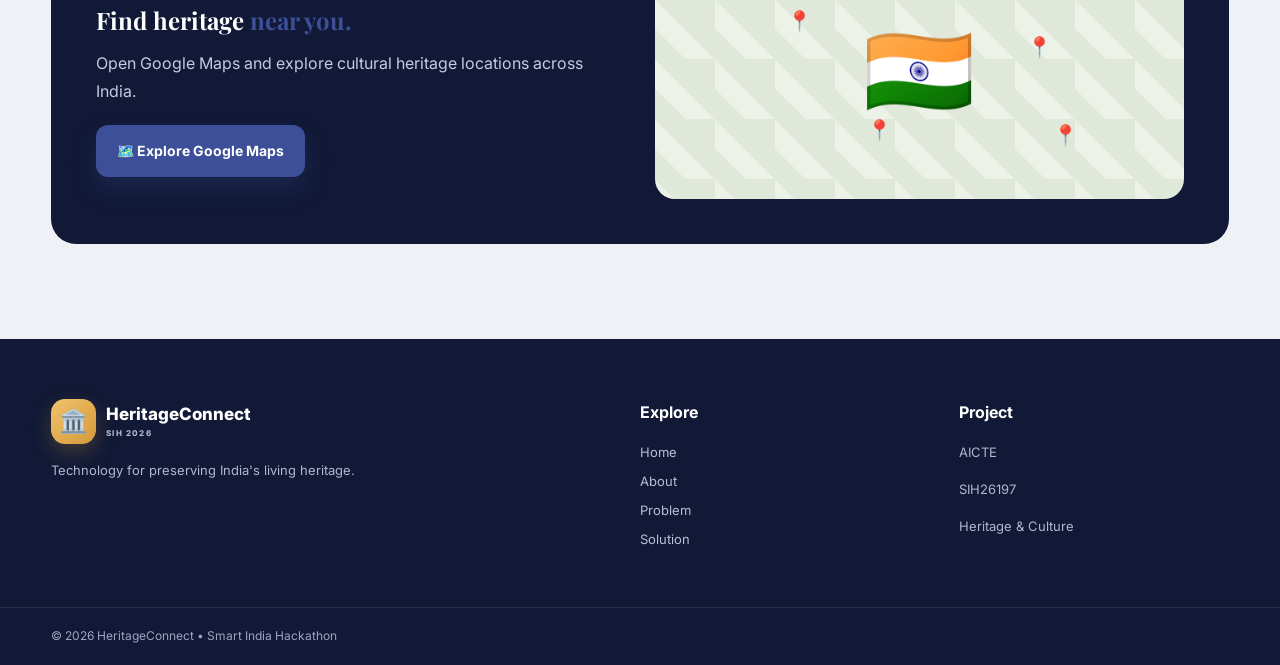
<file: contact.html>
<!DOCTYPE html>
<html lang="en">

<head>

    <meta charset="UTF-8">

    <meta name="viewport"
          content="width=device-width, initial-scale=1.0">

    <title>Contact | HeritageConnect</title>

    <link rel="preconnect"
          href="https://fonts.googleapis.com">

    <link rel="preconnect"
          href="https://fonts.gstatic.com"
          crossorigin>

    <link
        href="https://fonts.googleapis.com/css2?family=Inter:wght@400;500;600;700;800&family=Playfair+Display:wght@600;700;800&display=swap"
        rel="stylesheet">

    <link rel="stylesheet"
          href="style.css">

</head>


<body data-page="contact">


    <!-- TOP BAR -->

    <div class="topbar">

        <div class="container topbar-inner">

            <span>
                🇮🇳 SMART INDIA HACKATHON 2026
            </span>

            <span>
                AICTE • SIH26197
            </span>

        </div>

    </div>


    <!-- NAVBAR -->

    <header class="navbar">

        <div class="container nav-inner">

            <button class="round-btn menu-btn"
                    id="menuBtn">
                ☰
            </button>

            <a href="index.html"
               class="brand">

                <span class="brand-mark">
                    🏛️
                </span>

                <span class="brand-text">
                    HeritageConnect
                    <small>SIH 2026 • CULTURE TECH</small>
                </span>

            </a>


            <nav class="navlinks"
                 id="navLinks">

                <a href="index.html">Home</a>

                <a href="about.html">About</a>

                <a href="problem.html">Problem</a>

                <a href="solution.html">Solution</a>

                <a href="features.html">Features</a>

                <a href="team.html">Team</a>

                <a href="contact.html"
                   class="active">
                    Contact
                </a>

            </nav>


            <div class="nav-tools">

                <button class="round-btn"
                        id="searchToggle">
                    🔎
                </button>

                <button class="round-btn"
                        data-action="voice">
                    🎙️
                </button>

                <select class="lang-select"
                        id="languageSelect">

                    <option value="en">EN</option>
                    <option value="ta">தமிழ்</option>
                    <option value="hi">हिन्दी</option>
                    <option value="te">తెలుగు</option>
                    <option value="kn">ಕನ್ನಡ</option>
                    <option value="ml">മലയാളം</option>
                    <option value="bn">বাংলা</option>
                    <option value="sw">SW</option>
                    <option value="fr">FR</option>
                    <option value="ar">AR</option>
                    <option value="zu">ZU</option>

                </select>

            </div>

        </div>


        <div class="search-panel"
             id="searchPanel">

            <div class="search-box">

                <input id="globalSearch"
                       type="text"
                       placeholder="Search heritage...">

                <button id="globalSearchBtn">
                    Search
                </button>

            </div>

        </div>

    </header>


    <main>


        <!-- HERO -->

        <section class="page-hero">

            <div class="container">

                <span class="eyebrow">
                    CONNECT WITH US
                </span>

                <h1>
                    Let's preserve
                    <span>heritage together.</span>
                </h1>

                <p>
                    Have an idea, suggestion or cultural
                    story to share? Connect with the
                    HeritageConnect team.
                </p>

            </div>

        </section>


        <!-- CONTACT -->

        <section class="section">

            <div class="container contact-grid">


                <!-- CONTACT INFO -->

                <div>

                    <span class="eyebrow">
                        GET IN TOUCH
                    </span>

                    <h2>
                        We'd love to
                        <span>hear from you.</span>
                    </h2>

                    <p>
                        Whether you are a student, educator,
                        traveller, researcher or community
                        member, your ideas can help improve
                        the platform.
                    </p>


                    <div class="contact-info">

                        <div>
                            <span>📧</span>

                            <div>
                                <strong>Email</strong>
                                <p>
                                    heritageconnect@example.com
                                </p>
                            </div>
                        </div>


                        <div>
                            <span>🌐</span>

                            <div>
                                <strong>Project</strong>
                                <p>
                                    Smart India Hackathon 2026
                                </p>
                            </div>
                        </div>


                        <div>
                            <span>🏛️</span>

                            <div>
                                <strong>Problem Statement</strong>
                                <p>
                                    SIH26197 • AICTE
                                </p>
                            </div>
                        </div>

                    </div>

                </div>


                <!-- FORM -->

                <div class="contact-form-card">

                    <form id="contactForm">

                        <div class="form-group">

                            <label for="name">
                                Your Name
                            </label>

                            <input
                                id="name"
                                type="text"
                                placeholder="Enter your name"
                                required>

                        </div>


                        <div class="form-group">

                            <label for="email">
                                Email Address
                            </label>

                            <input
                                id="email"
                                type="email"
                                placeholder="Enter your email"
                                required>

                        </div>


                        <div class="form-group">

                            <label for="subject">
                                Subject
                            </label>

                            <select id="subject">

                                <option>
                                    General Enquiry
                                </option>

                                <option>
                                    Cultural Story
                                </option>

                                <option>
                                    Partnership
                                </option>

                                <option>
                                    Feedback
                                </option>

                                <option>
                                    Technical Issue
                                </option>

                            </select>

                        </div>


                        <div class="form-group">

                            <label for="message">
                                Message
                            </label>

                            <textarea
                                id="message"
                                rows="6"
                                placeholder="Write your message..."
                                required></textarea>

                        </div>


                        <button
                            type="submit"
                            class="btn primary full">

                            Send Message →

                        </button>


                        <p id="formMessage"
                           class="form-message">
                        </p>

                    </form>

                </div>

            </div>

        </section>


        <!-- MAP -->

        <section class="section alt">

            <div class="container">

                <div class="contact-map">

                    <div>

                        <span class="eyebrow">
                            EXPLORE INDIA
                        </span>

                        <h2>
                            Find heritage
                            <span>near you.</span>
                        </h2>

                        <p>
                            Open Google Maps and explore
                            cultural heritage locations across
                            India.
                        </p>

                        <a
                            href="https://www.google.com/maps/search/Indian+heritage+sites"
                            target="_blank"
                            rel="noopener"
                            class="btn primary">

                            🗺️ Explore Google Maps

                        </a>

                    </div>


                    <div class="map-mini">

                        <div class="map-india">
                            🇮🇳
                        </div>

                        <span class="map-dot d1">📍</span>
                        <span class="map-dot d2">📍</span>
                        <span class="map-dot d3">📍</span>
                        <span class="map-dot d4">📍</span>

                    </div>

                </div>

            </div>

        </section>

    </main>


    <!-- FOOTER -->

    <footer class="footer">

        <div class="container footer-grid">

            <div>

                <div class="brand">

                    <span class="brand-mark">
                        🏛️
                    </span>

                    <span class="brand-text">
                        HeritageConnect
                        <small>SIH 2026</small>
                    </span>

                </div>

                <p>
                    Technology for preserving
                    India's living heritage.
                </p>

            </div>


            <div>

                <h4>Explore</h4>

                <a href="index.html">Home</a>
                <a href="about.html">About</a>
                <a href="problem.html">Problem</a>
                <a href="solution.html">Solution</a>

            </div>


            <div>

                <h4>Project</h4>

                <p>AICTE</p>
                <p>SIH26197</p>
                <p>Heritage & Culture</p>

            </div>

        </div>


        <div class="footer-bottom">

            <div class="container">
                © 2026 HeritageConnect • Smart India Hackathon
            </div>

        </div>

    </footer>


    <script src="script.js"></script>

</body>
</html>
</file>
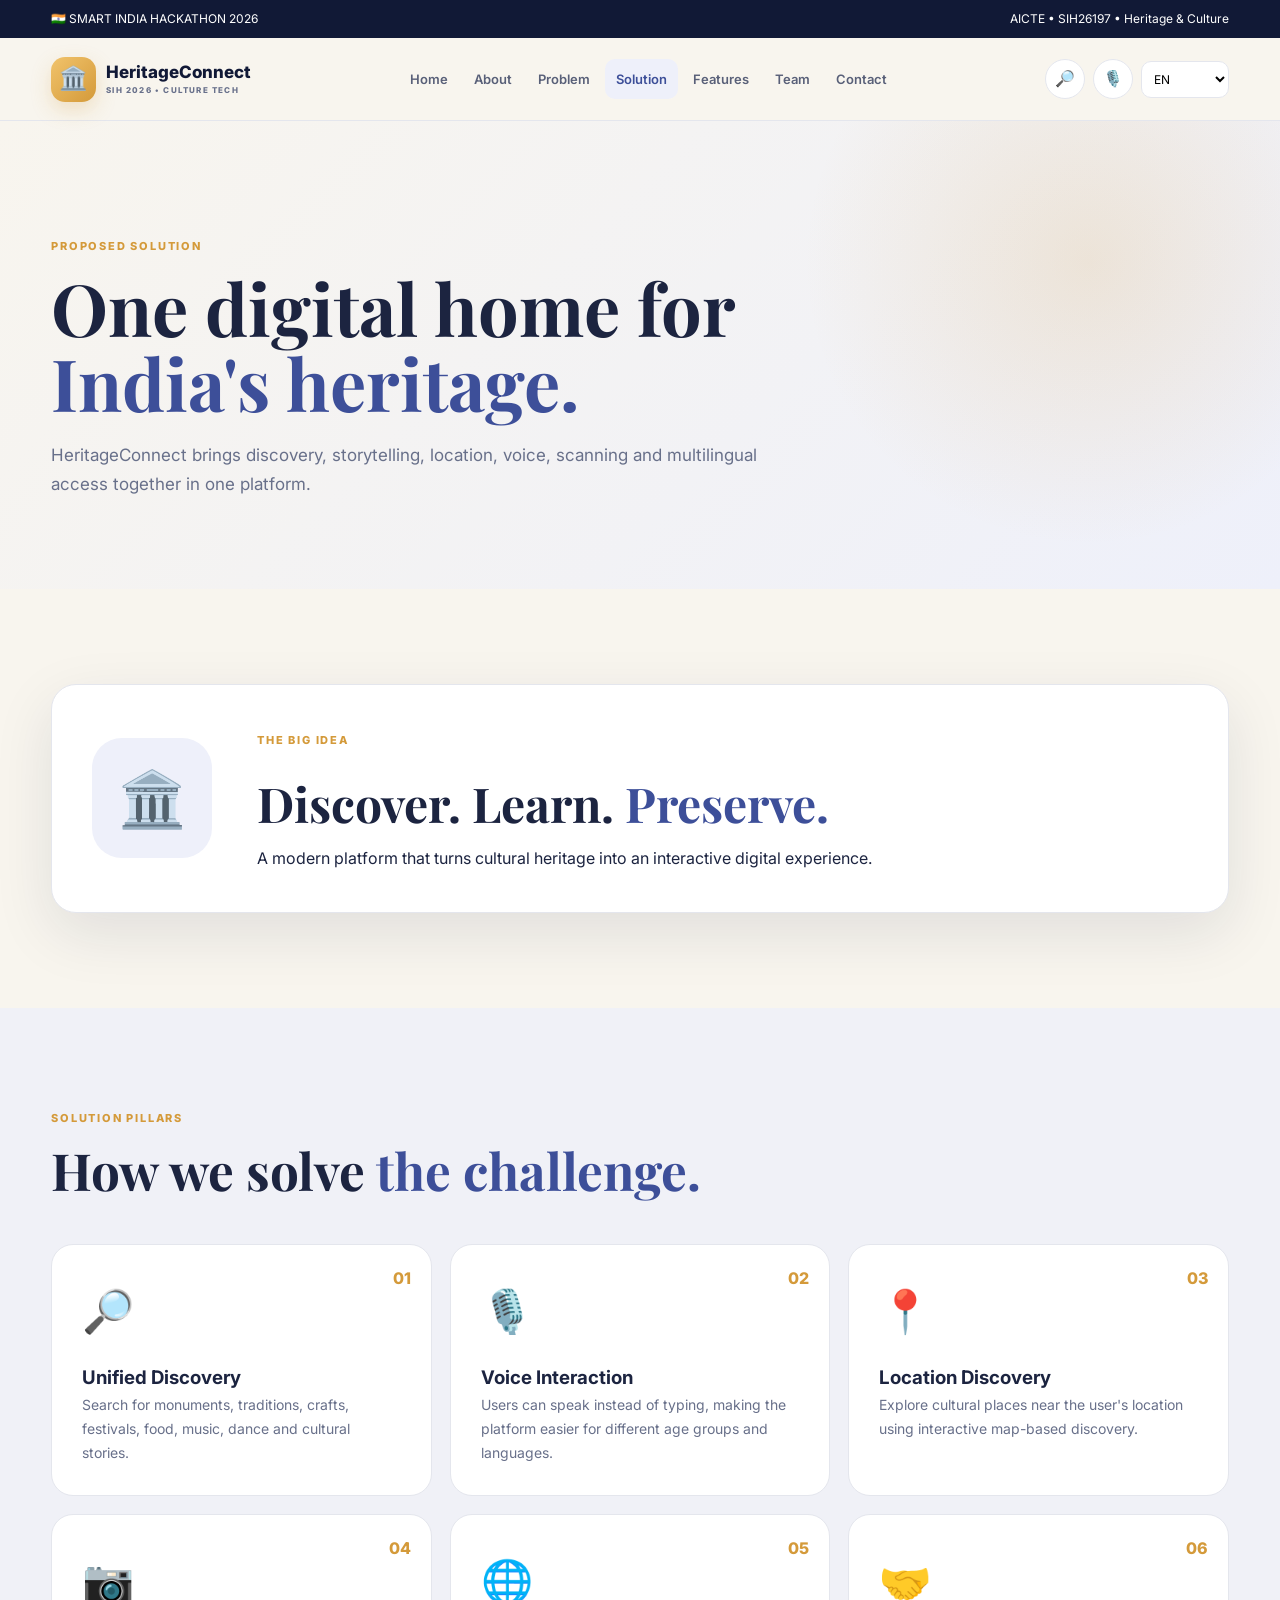
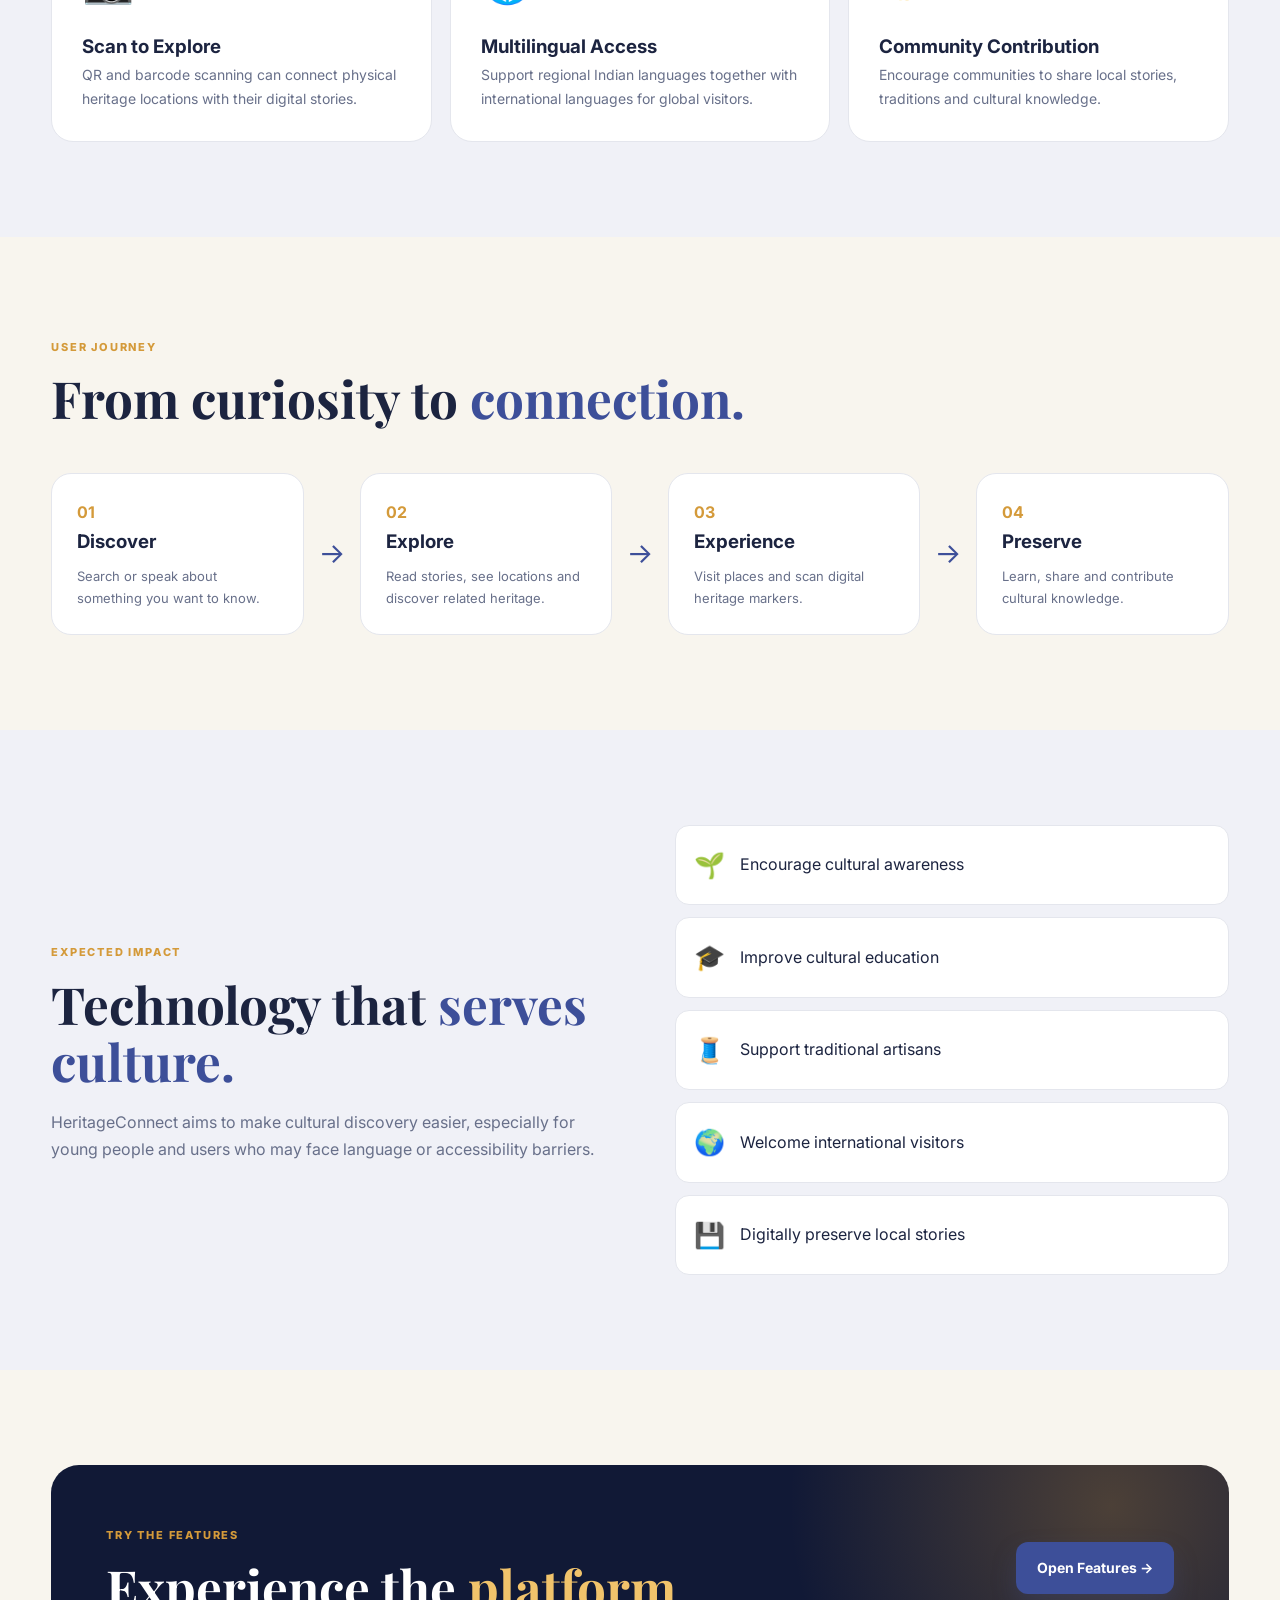
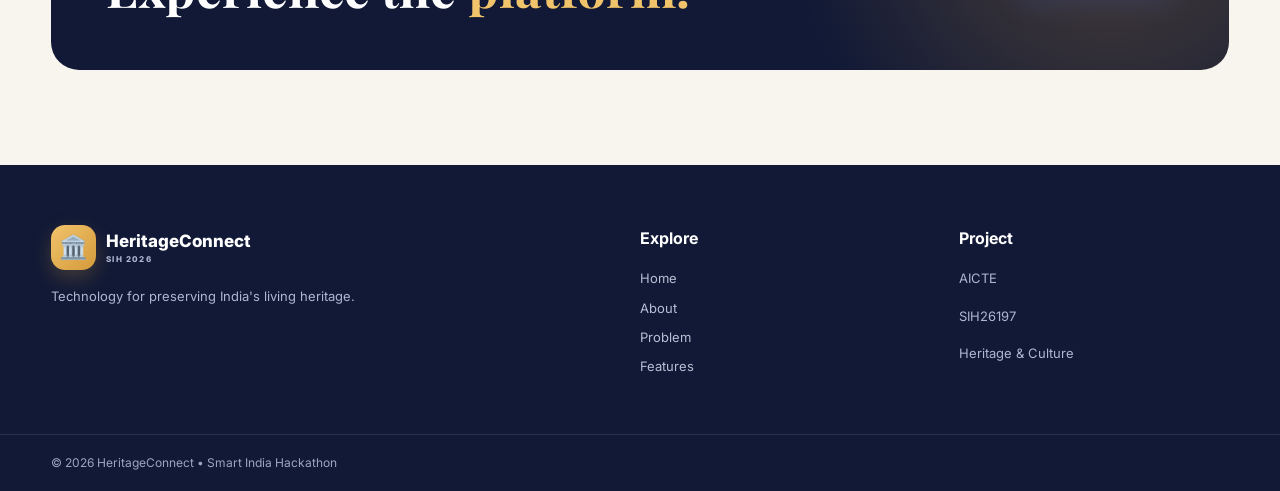
<file: features.html>
<!DOCTYPE html>
<html lang="en">
<head>

    <meta charset="UTF-8">

    <meta name="viewport"
          content="width=device-width, initial-scale=1.0">

    <meta name="description"
          content="HeritageConnect proposed solution for SIH26197.">

    <title>Our Solution | HeritageConnect</title>

    <link rel="preconnect" href="https://fonts.googleapis.com">
    <link rel="preconnect" href="https://fonts.gstatic.com" crossorigin>

    <link href="https://fonts.googleapis.com/css2?family=Inter:wght@400;500;600;700;800&family=Playfair+Display:wght@600;700;800&display=swap"
          rel="stylesheet">

    <link rel="stylesheet" href="style.css">

</head>

<body data-page="solution">


    <!-- TOP BAR -->

    <div class="topbar">

        <div class="container topbar-inner">

            <span>
                🇮🇳 SMART INDIA HACKATHON 2026
            </span>

            <span>
                AICTE • SIH26197 • Heritage & Culture
            </span>

        </div>

    </div>


    <!-- NAVBAR -->

    <header class="navbar">

        <div class="container nav-inner">

            <button class="round-btn menu-btn"
                    id="menuBtn">
                ☰
            </button>

            <a href="index.html" class="brand">

                <span class="brand-mark">
                    🏛️
                </span>

                <span class="brand-text">

                    HeritageConnect

                    <small>
                        SIH 2026 • CULTURE TECH
                    </small>

                </span>

            </a>


            <nav class="navlinks" id="navLinks">

                <a href="index.html">Home</a>

                <a href="about.html">About</a>

                <a href="problem.html">Problem</a>

                <a href="solution.html"
                   class="active">
                    Solution
                </a>

                <a href="features.html">
                    Features
                </a>

                <a href="team.html">
                    Team
                </a>

                <a href="contact.html">
                    Contact
                </a>

            </nav>


            <div class="nav-tools">

                <button class="round-btn"
                        id="searchToggle">
                    🔎
                </button>

                <button class="round-btn"
                        data-action="voice">
                    🎙️
                </button>

                <select class="lang-select"
                        id="languageSelect">

                    <option value="en">EN</option>
                    <option value="ta">தமிழ்</option>
                    <option value="hi">हिन्दी</option>
                    <option value="te">తెలుగు</option>
                    <option value="kn">ಕನ್ನಡ</option>
                    <option value="ml">മലയാളം</option>
                    <option value="bn">বাংলা</option>
                    <option value="sw">SW</option>
                    <option value="fr">FR</option>
                    <option value="ar">AR</option>
                    <option value="zu">ZU</option>

                </select>

            </div>

        </div>


        <div class="search-panel"
             id="searchPanel">

            <div class="search-box">

                <input type="text"
                       id="globalSearch"
                       placeholder="Search heritage...">

                <button id="globalSearchBtn">
                    Search
                </button>

            </div>

        </div>

    </header>


    <main>


        <!-- HERO -->

        <section class="page-hero">

            <div class="container">

                <span class="eyebrow">
                    PROPOSED SOLUTION
                </span>

                <h1>
                    One digital home for
                    <span>India's heritage.</span>
                </h1>

                <p>
                    HeritageConnect brings discovery,
                    storytelling, location, voice,
                    scanning and multilingual access
                    together in one platform.
                </p>

            </div>

        </section>


        <!-- SOLUTION OVERVIEW -->

        <section class="section">

            <div class="container">

                <div class="solution-banner">

                    <div class="solution-symbol">
                        🏛️
                    </div>

                    <div>

                        <span class="eyebrow">
                            THE BIG IDEA
                        </span>

                        <h2>
                            Discover.
                            Learn.
                            <span>Preserve.</span>
                        </h2>

                        <p>
                            A modern platform that turns
                            cultural heritage into an
                            interactive digital experience.
                        </p>

                    </div>

                </div>

            </div>

        </section>


        <!-- SOLUTION PILLARS -->

        <section class="section alt">

            <div class="container">

                <div class="section-head">

                    <div>

                        <span class="eyebrow">
                            SOLUTION PILLARS
                        </span>

                        <h2>
                            How we solve
                            <span>the challenge.</span>
                        </h2>

                    </div>

                </div>


                <div class="solution-grid">


                    <article class="solution-card">

                        <span>01</span>

                        <div class="solution-icon">
                            🔎
                        </div>

                        <h3>
                            Unified Discovery
                        </h3>

                        <p>
                            Search for monuments, traditions,
                            crafts, festivals, food, music,
                            dance and cultural stories.
                        </p>

                    </article>


                    <article class="solution-card">

                        <span>02</span>

                        <div class="solution-icon">
                            🎙️
                        </div>

                        <h3>
                            Voice Interaction
                        </h3>

                        <p>
                            Users can speak instead of typing,
                            making the platform easier for
                            different age groups and languages.
                        </p>

                    </article>


                    <article class="solution-card">

                        <span>03</span>

                        <div class="solution-icon">
                            📍
                        </div>

                        <h3>
                            Location Discovery
                        </h3>

                        <p>
                            Explore cultural places near the
                            user's location using interactive
                            map-based discovery.
                        </p>

                    </article>


                    <article class="solution-card">

                        <span>04</span>

                        <div class="solution-icon">
                            📷
                        </div>

                        <h3>
                            Scan to Explore
                        </h3>

                        <p>
                            QR and barcode scanning can connect
                            physical heritage locations with
                            their digital stories.
                        </p>

                    </article>


                    <article class="solution-card">

                        <span>05</span>

                        <div class="solution-icon">
                            🌐
                        </div>

                        <h3>
                            Multilingual Access
                        </h3>

                        <p>
                            Support regional Indian languages
                            together with international languages
                            for global visitors.
                        </p>

                    </article>


                    <article class="solution-card">

                        <span>06</span>

                        <div class="solution-icon">
                            🤝
                        </div>

                        <h3>
                            Community Contribution
                        </h3>

                        <p>
                            Encourage communities to share
                            local stories, traditions and
                            cultural knowledge.
                        </p>

                    </article>

                </div>

            </div>

        </section>


        <!-- USER JOURNEY -->

        <section class="section">

            <div class="container">

                <div class="section-head">

                    <div>

                        <span class="eyebrow">
                            USER JOURNEY
                        </span>

                        <h2>
                            From curiosity to
                            <span>connection.</span>
                        </h2>

                    </div>

                </div>


                <div class="journey">

                    <div class="journey-step">

                        <b>01</b>

                        <h3>
                            Discover
                        </h3>

                        <p>
                            Search or speak about
                            something you want to know.
                        </p>

                    </div>


                    <div class="journey-arrow">
                        →
                    </div>


                    <div class="journey-step">

                        <b>02</b>

                        <h3>
                            Explore
                        </h3>

                        <p>
                            Read stories, see locations
                            and discover related heritage.
                        </p>

                    </div>


                    <div class="journey-arrow">
                        →
                    </div>


                    <div class="journey-step">

                        <b>03</b>

                        <h3>
                            Experience
                        </h3>

                        <p>
                            Visit places and scan
                            digital heritage markers.
                        </p>

                    </div>


                    <div class="journey-arrow">
                        →
                    </div>


                    <div class="journey-step">

                        <b>04</b>

                        <h3>
                            Preserve
                        </h3>

                        <p>
                            Learn, share and contribute
                            cultural knowledge.
                        </p>

                    </div>

                </div>

            </div>

        </section>


        <!-- IMPACT -->

        <section class="section alt">

            <div class="container two-col">

                <div>

                    <span class="eyebrow">
                        EXPECTED IMPACT
                    </span>

                    <h2>
                        Technology that
                        <span>serves culture.</span>
                    </h2>

                    <p>
                        HeritageConnect aims to make cultural
                        discovery easier, especially for young
                        people and users who may face language
                        or accessibility barriers.
                    </p>

                </div>


                <div class="impact-list">

                    <div>
                        <strong>
                            🌱
                        </strong>

                        <span>
                            Encourage cultural awareness
                        </span>
                    </div>

                    <div>
                        <strong>
                            🎓
                        </strong>

                        <span>
                            Improve cultural education
                        </span>
                    </div>

                    <div>
                        <strong>
                            🧵
                        </strong>

                        <span>
                            Support traditional artisans
                        </span>
                    </div>

                    <div>
                        <strong>
                            🌍
                        </strong>

                        <span>
                            Welcome international visitors
                        </span>
                    </div>

                    <div>
                        <strong>
                            💾
                        </strong>

                        <span>
                            Digitally preserve local stories
                        </span>
                    </div>

                </div>

            </div>

        </section>


        <!-- CTA -->

        <section class="section">

            <div class="container">

                <div class="cta">

                    <div>

                        <span class="eyebrow">
                            TRY THE FEATURES
                        </span>

                        <h2>
                            Experience the
                            <span>platform.</span>
                        </h2>

                    </div>

                    <a href="features.html"
                       class="btn primary">
                        Open Features →
                    </a>

                </div>

            </div>

        </section>

    </main>


    <!-- FOOTER -->

    <footer class="footer">

        <div class="container footer-grid">

            <div>

                <div class="brand">

                    <span class="brand-mark">
                        🏛️
                    </span>

                    <span class="brand-text">
                        HeritageConnect
                        <small>SIH 2026</small>
                    </span>

                </div>

                <p>
                    Technology for preserving
                    India's living heritage.
                </p>

            </div>


            <div>

                <h4>Explore</h4>

                <a href="index.html">Home</a>
                <a href="about.html">About</a>
                <a href="problem.html">Problem</a>
                <a href="features.html">Features</a>

            </div>


            <div>

                <h4>Project</h4>

                <p>AICTE</p>
                <p>SIH26197</p>
                <p>Heritage & Culture</p>

            </div>

        </div>


        <div class="footer-bottom">

            <div class="container">
                © 2026 HeritageConnect • Smart India Hackathon
            </div>

        </div>

    </footer>


    <script src="script.js"></script>

</body>
</html>
</file>
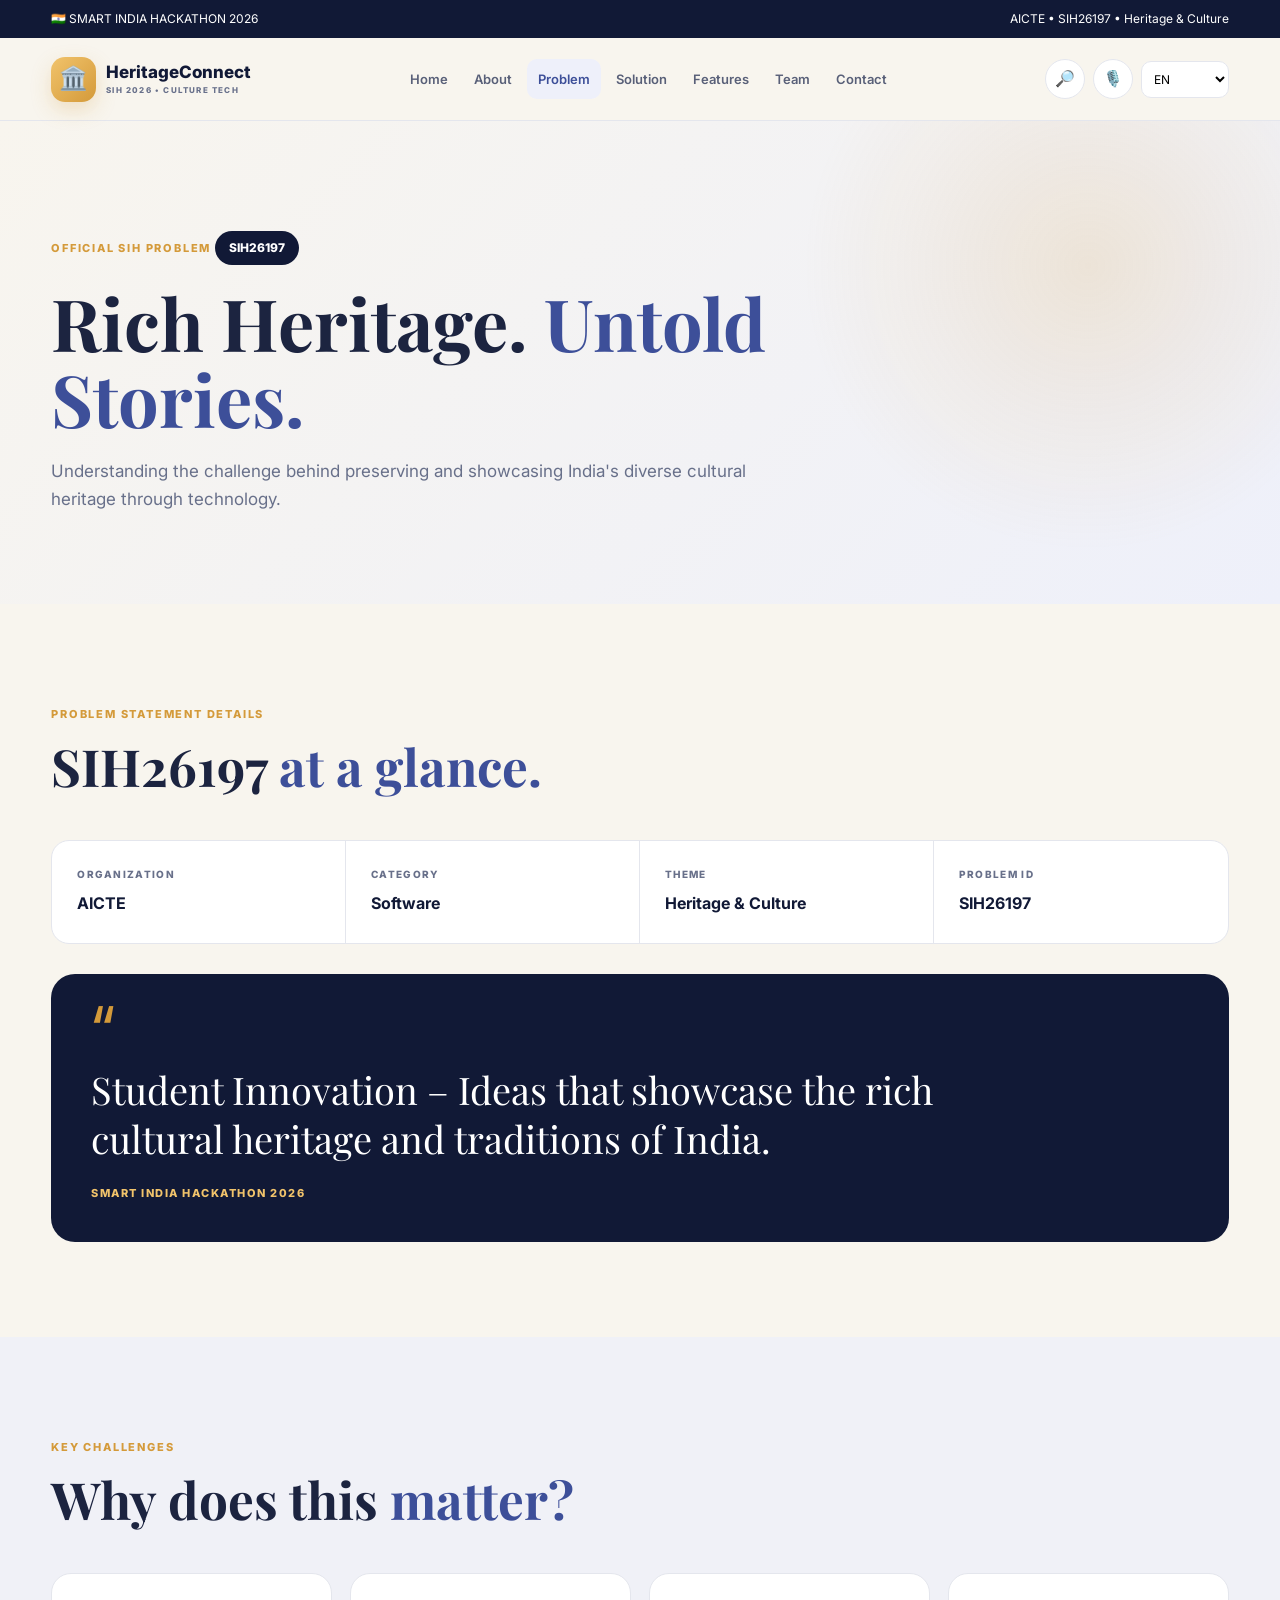
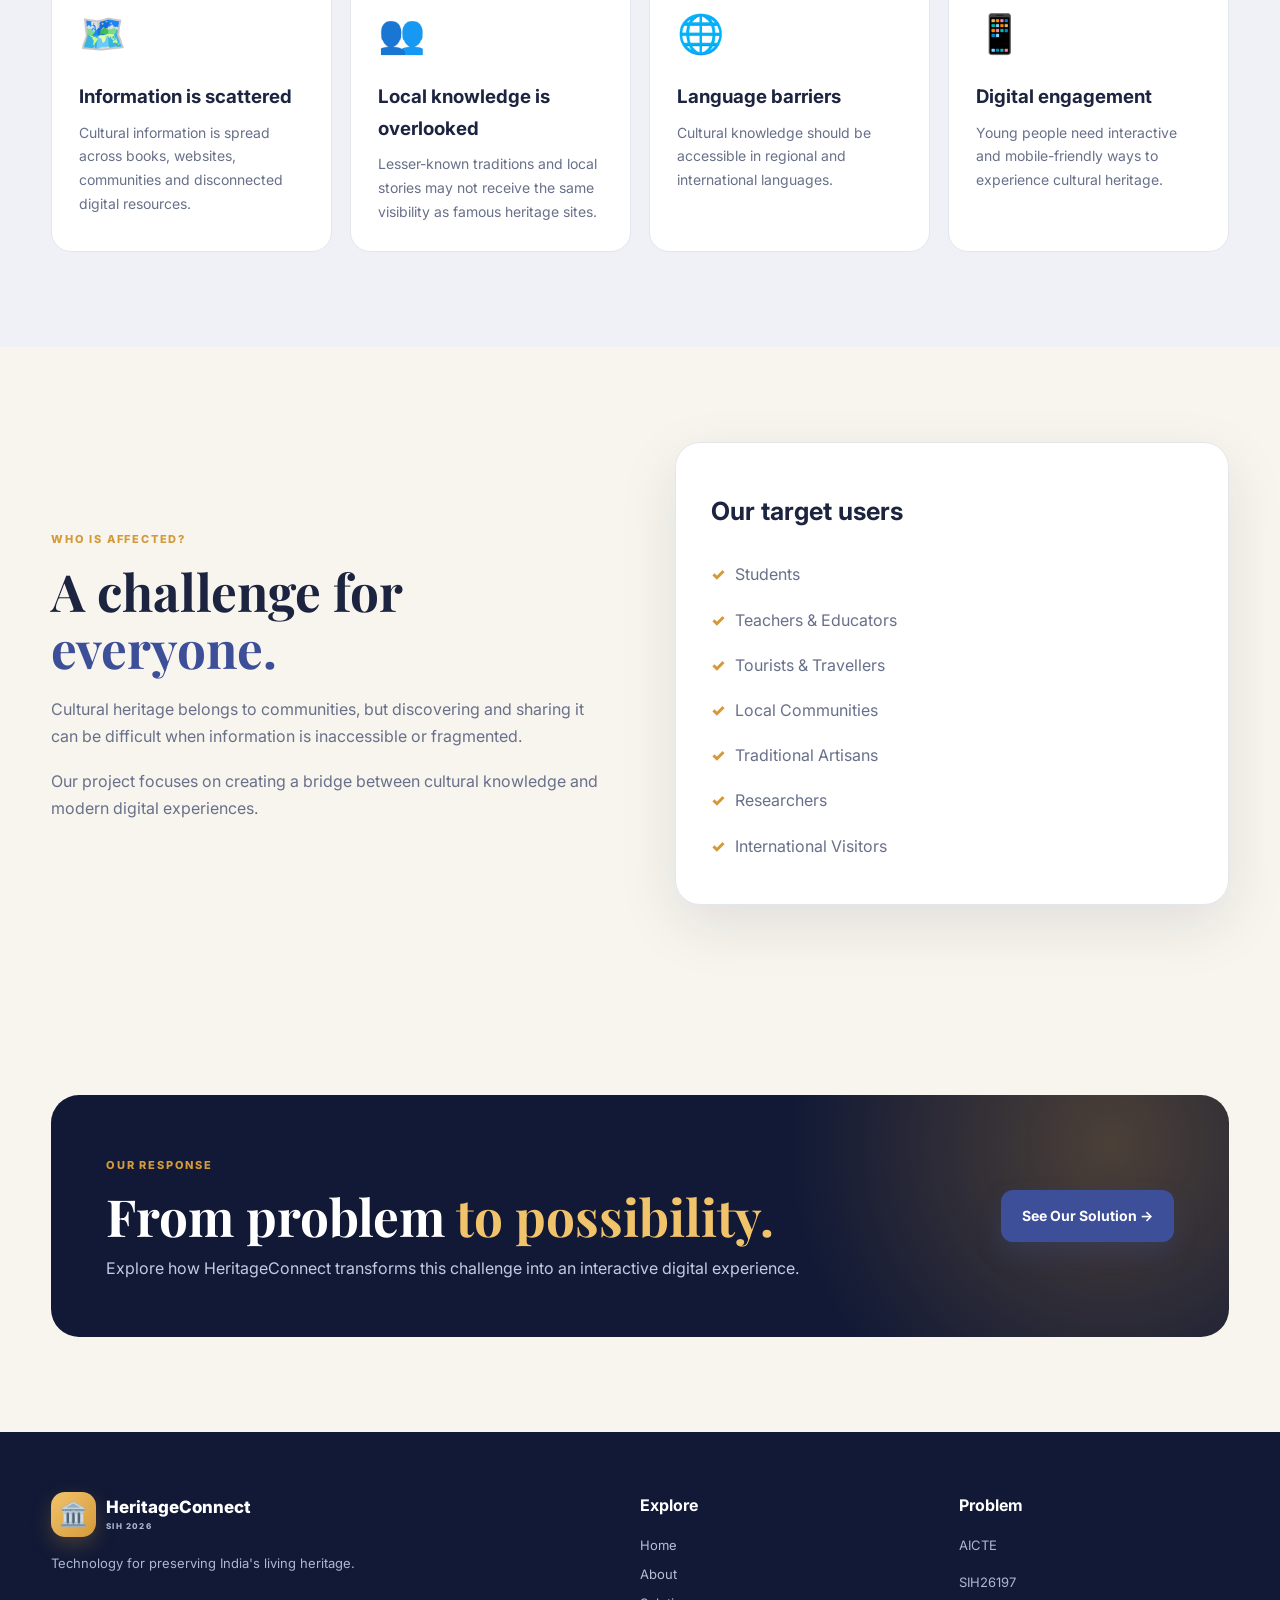
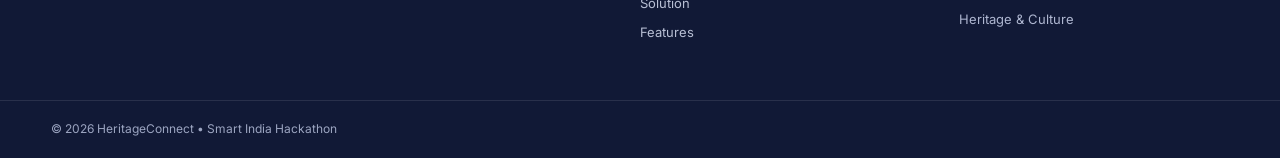
<file: problems.html>
<!DOCTYPE html>
<html lang="en">
<head>
    <meta charset="UTF-8">
    <meta name="viewport" content="width=device-width, initial-scale=1.0">

    <meta name="description"
          content="SIH26197 Problem Statement - Student Innovation ideas that showcase the rich cultural heritage and traditions of India.">

    <title>Problem Statement | HeritageConnect</title>

    <link rel="preconnect" href="https://fonts.googleapis.com">
    <link rel="preconnect" href="https://fonts.gstatic.com" crossorigin>

    <link href="https://fonts.googleapis.com/css2?family=Inter:wght@400;500;600;700;800&family=Playfair+Display:wght@600;700;800&display=swap"
          rel="stylesheet">

    <link rel="stylesheet" href="style.css">
</head>

<body data-page="problem">

    <!-- TOP BAR -->
    <div class="topbar">
        <div class="container topbar-inner">
            <span>🇮🇳 SMART INDIA HACKATHON 2026</span>
            <span>AICTE • SIH26197 • Heritage & Culture</span>
        </div>
    </div>

    <!-- NAVBAR -->
    <header class="navbar">

        <div class="container nav-inner">

            <button class="round-btn menu-btn"
                    id="menuBtn"
                    aria-label="Open menu">
                ☰
            </button>

            <a href="index.html" class="brand">
                <span class="brand-mark">🏛️</span>

                <span class="brand-text">
                    HeritageConnect
                    <small>SIH 2026 • CULTURE TECH</small>
                </span>
            </a>

            <nav class="navlinks" id="navLinks">

                <a href="index.html">Home</a>

                <a href="about.html">About</a>

                <a href="problem.html" class="active">Problem</a>

                <a href="solution.html">Solution</a>

                <a href="features.html">Features</a>

                <a href="team.html">Team</a>

                <a href="contact.html">Contact</a>

            </nav>

            <div class="nav-tools">

                <button class="round-btn"
                        id="searchToggle"
                        title="Search">
                    🔎
                </button>

                <button class="round-btn"
                        data-action="voice"
                        title="Voice Search">
                    🎙️
                </button>

                <select class="lang-select"
                        id="languageSelect"
                        aria-label="Select language">

                    <option value="en">EN</option>
                    <option value="ta">தமிழ்</option>
                    <option value="hi">हिन्दी</option>
                    <option value="te">తెలుగు</option>
                    <option value="kn">ಕನ್ನಡ</option>
                    <option value="ml">മലയാളം</option>
                    <option value="bn">বাংলা</option>
                    <option value="sw">SW</option>
                    <option value="fr">FR</option>
                    <option value="ar">AR</option>
                    <option value="zu">ZU</option>

                </select>

            </div>
        </div>

        <div class="search-panel" id="searchPanel">

            <div class="search-box">

                <input type="text"
                       id="globalSearch"
                       placeholder="Search heritage, traditions, crafts, festivals...">

                <button id="globalSearchBtn">
                    Search
                </button>

            </div>

        </div>

    </header>


    <!-- PAGE HERO -->
    <main>

        <section class="page-hero problem-hero">

            <div class="container">

                <span class="eyebrow">
                    OFFICIAL SIH PROBLEM
                </span>

                <div class="problem-id">
                    SIH26197
                </div>

                <h1>
                    Rich Heritage.
                    <span>Untold Stories.</span>
                </h1>

                <p>
                    Understanding the challenge behind preserving
                    and showcasing India's diverse cultural heritage
                    through technology.
                </p>

            </div>

        </section>


        <!-- PROBLEM DETAILS -->
        <section class="section">

            <div class="container">

                <div class="section-head">

                    <div>

                        <span class="eyebrow">
                            PROBLEM STATEMENT DETAILS
                        </span>

                        <h2>
                            SIH26197
                            <span>at a glance.</span>
                        </h2>

                    </div>

                </div>


                <div class="detail-grid problem-details">

                    <div>
                        <label>ORGANIZATION</label>
                        <strong>AICTE</strong>
                    </div>

                    <div>
                        <label>CATEGORY</label>
                        <strong>Software</strong>
                    </div>

                    <div>
                        <label>THEME</label>
                        <strong>Heritage & Culture</strong>
                    </div>

                    <div>
                        <label>PROBLEM ID</label>
                        <strong>SIH26197</strong>
                    </div>

                </div>


                <div class="official-problem">

                    <span class="quote-icon">“</span>

                    <p>
                        Student Innovation – Ideas that showcase
                        the rich cultural heritage and traditions
                        of India.
                    </p>

                    <span class="quote-source">
                        SMART INDIA HACKATHON 2026
                    </span>

                </div>

            </div>

        </section>


        <!-- CHALLENGES -->
        <section class="section alt">

            <div class="container">

                <div class="section-head">

                    <div>

                        <span class="eyebrow">
                            KEY CHALLENGES
                        </span>

                        <h2>
                            Why does this
                            <span>matter?</span>
                        </h2>

                    </div>

                </div>


                <div class="challenge-grid">

                    <article class="challenge-card">

                        <div class="challenge-icon">
                            🗺️
                        </div>

                        <h3>
                            Information is scattered
                        </h3>

                        <p>
                            Cultural information is spread across
                            books, websites, communities and
                            disconnected digital resources.
                        </p>

                    </article>


                    <article class="challenge-card">

                        <div class="challenge-icon">
                            👥
                        </div>

                        <h3>
                            Local knowledge is overlooked
                        </h3>

                        <p>
                            Lesser-known traditions and local
                            stories may not receive the same
                            visibility as famous heritage sites.
                        </p>

                    </article>


                    <article class="challenge-card">

                        <div class="challenge-icon">
                            🌐
                        </div>

                        <h3>
                            Language barriers
                        </h3>

                        <p>
                            Cultural knowledge should be accessible
                            in regional and international languages.
                        </p>

                    </article>


                    <article class="challenge-card">

                        <div class="challenge-icon">
                            📱
                        </div>

                        <h3>
                            Digital engagement
                        </h3>

                        <p>
                            Young people need interactive and
                            mobile-friendly ways to experience
                            cultural heritage.
                        </p>

                    </article>

                </div>

            </div>

        </section>


        <!-- USERS AFFECTED -->
        <section class="section">

            <div class="container two-col">

                <div>

                    <span class="eyebrow">
                        WHO IS AFFECTED?
                    </span>

                    <h2>
                        A challenge for
                        <span>everyone.</span>
                    </h2>

                    <p>
                        Cultural heritage belongs to communities,
                        but discovering and sharing it can be
                        difficult when information is inaccessible
                        or fragmented.
                    </p>

                    <p>
                        Our project focuses on creating a bridge
                        between cultural knowledge and modern
                        digital experiences.
                    </p>

                </div>


                <div class="info-card">

                    <h3>
                        Our target users
                    </h3>

                    <ul class="check-list">

                        <li>Students</li>

                        <li>Teachers & Educators</li>

                        <li>Tourists & Travellers</li>

                        <li>Local Communities</li>

                        <li>Traditional Artisans</li>

                        <li>Researchers</li>

                        <li>International Visitors</li>

                    </ul>

                </div>

            </div>

        </section>


        <!-- CTA -->
        <section class="section">

            <div class="container">

                <div class="cta">

                    <div>

                        <span class="eyebrow">
                            OUR RESPONSE
                        </span>

                        <h2>
                            From problem
                            <span>to possibility.</span>
                        </h2>

                        <p>
                            Explore how HeritageConnect transforms
                            this challenge into an interactive
                            digital experience.
                        </p>

                    </div>

                    <a href="solution.html"
                       class="btn primary">
                        See Our Solution →
                    </a>

                </div>

            </div>

        </section>

    </main>


    <!-- FOOTER -->
    <footer class="footer">

        <div class="container footer-grid">

            <div>

                <div class="brand">

                    <span class="brand-mark">🏛️</span>

                    <span class="brand-text">
                        HeritageConnect
                        <small>SIH 2026</small>
                    </span>

                </div>

                <p>
                    Technology for preserving
                    India's living heritage.
                </p>

            </div>


            <div>

                <h4>Explore</h4>

                <a href="index.html">Home</a>
                <a href="about.html">About</a>
                <a href="solution.html">Solution</a>
                <a href="features.html">Features</a>

            </div>


            <div>

                <h4>Problem</h4>

                <p>AICTE</p>
                <p>SIH26197</p>
                <p>Heritage & Culture</p>

            </div>

        </div>


        <div class="footer-bottom">

            <div class="container">
                © 2026 HeritageConnect • Smart India Hackathon
            </div>

        </div>

    </footer>

    <script src="script.js"></script>

</body>
</html>
</file>
<file: style.css>
/* =========================================================
   HERITAGE CONNECT
   SMART INDIA HACKATHON 2026
   SIH26197
========================================================= */


/* =========================================================
   ROOT
========================================================= */

:root {

    --navy: #111936;
    --blue: #3d4f99;
    --blue-dark: #273775;

    --gold: #d49a3a;
    --gold-light: #f1c36b;

    --cream: #f8f5ee;
    --white: #ffffff;

    --text: #1c2440;
    --muted: #68708a;

    --border: #e4e6ed;

    --shadow:
        0 20px 60px rgba(17, 25, 54, 0.10);

    --radius: 22px;

}


/* =========================================================
   RESET
========================================================= */

* {
    margin: 0;
    padding: 0;
    box-sizing: border-box;
}


html {
    scroll-behavior: smooth;
}


body {

    font-family: "Inter", sans-serif;

    background: var(--cream);

    color: var(--text);

    line-height: 1.7;

    overflow-x: hidden;

}


a {
    text-decoration: none;
    color: inherit;
}


button,
input,
select,
textarea {
    font: inherit;
}


button {
    cursor: pointer;
}


img {
    max-width: 100%;
    display: block;
}


/* =========================================================
   CONTAINER
========================================================= */

.container {

    width: min(1180px, 92%);

    margin-inline: auto;

}


/* =========================================================
   TOP BAR
========================================================= */

.topbar {

    background: var(--navy);

    color: #ffffff;

    font-size: 12px;

}


.topbar-inner {

    min-height: 38px;

    display: flex;

    justify-content: space-between;

    align-items: center;

    gap: 20px;

}


/* =========================================================
   NAVBAR
========================================================= */

.navbar {

    position: sticky;

    top: 0;

    z-index: 1000;

    background: rgba(248, 245, 238, 0.94);

    backdrop-filter: blur(18px);

    border-bottom: 1px solid var(--border);

}


.nav-inner {

    min-height: 82px;

    display: flex;

    align-items: center;

    gap: 25px;

}


/* =========================================================
   BRAND
========================================================= */

.brand {

    display: flex;

    align-items: center;

    gap: 10px;

    font-weight: 800;

    color: var(--navy);

    min-width: max-content;

}


.brand-mark {

    width: 45px;

    height: 45px;

    border-radius: 14px;

    display: grid;

    place-items: center;

    background:
        linear-gradient(
            135deg,
            var(--gold-light),
            var(--gold)
        );

    font-size: 23px;

    box-shadow:
        0 8px 20px rgba(212, 154, 58, 0.25);

}


.brand-text {

    display: flex;

    flex-direction: column;

    font-size: 17px;

    line-height: 1.2;

}


.brand-text small {

    font-size: 8px;

    letter-spacing: 1.2px;

    color: var(--muted);

    margin-top: 4px;

}


/* =========================================================
   NAV LINKS
========================================================= */

.navlinks {

    display: flex;

    align-items: center;

    justify-content: center;

    gap: 4px;

    flex: 1;

}


.navlinks a {

    padding: 9px 11px;

    border-radius: 10px;

    font-size: 13px;

    font-weight: 600;

    color: #596078;

    transition: 0.25s;

}


.navlinks a:hover,
.navlinks a.active {

    color: var(--blue);

    background: #eef0fa;

}


/* =========================================================
   NAV TOOLS
========================================================= */

.nav-tools {

    display: flex;

    align-items: center;

    gap: 8px;

}


.round-btn {

    width: 40px;

    height: 40px;

    border: 1px solid var(--border);

    background: white;

    border-radius: 50%;

    display: grid;

    place-items: center;

    transition: 0.25s;

}


.round-btn:hover {

    transform: translateY(-2px);

    border-color: var(--gold);

    box-shadow:
        0 8px 20px rgba(0,0,0,0.08);

}


.lang-select {

    border: 1px solid var(--border);

    background: white;

    border-radius: 10px;

    padding: 9px 8px;

    font-size: 12px;

    outline: none;

}


.menu-btn {
    display: none;
}


/* =========================================================
   SEARCH PANEL
========================================================= */

.search-panel {

    display: none;

    padding: 14px 0;

    border-top: 1px solid var(--border);

}


.search-panel.open {
    display: block;
}


.search-box {

    width: min(700px, 92%);

    margin: auto;

    display: flex;

    gap: 8px;

}


.search-box input {

    flex: 1;

    border: 1px solid var(--border);

    background: white;

    border-radius: 12px;

    padding: 13px 16px;

    outline: none;

}


.search-box input:focus {

    border-color: var(--blue);

}


.search-box button {

    border: none;

    background: var(--blue);

    color: white;

    border-radius: 12px;

    padding: 0 22px;

    font-weight: 700;

}


/* =========================================================
   HERO
========================================================= */

.hero {

    position: relative;

    min-height: 680px;

    display: flex;

    align-items: center;

    overflow: hidden;

}


.hero-bg {

    position: absolute;

    inset: 0;

    background:

        radial-gradient(
            circle at 75% 30%,
            rgba(212,154,58,.22),
            transparent 28%
        ),

        radial-gradient(
            circle at 10% 70%,
            rgba(61,79,153,.18),
            transparent 30%
        );

    pointer-events: none;

}


.hero-grid {

    display: grid;

    grid-template-columns:
        1.15fr
        .85fr;

    gap: 70px;

    align-items: center;

    position: relative;

}


.eyebrow {

    display: inline-block;

    font-size: 11px;

    font-weight: 800;

    letter-spacing: 1.8px;

    color: var(--gold);

    margin-bottom: 14px;

}


.hero h1,
.page-hero h1,
h2 {

    font-family:
        "Playfair Display",
        serif;

}


.hero h1 {

    font-size: clamp(48px, 6vw, 78px);

    line-height: 1.03;

    color: var(--navy);

    max-width: 750px;

}


.hero h1 span,
h2 span,
.page-hero h1 span {

    color: var(--blue);

}


.hero-copy {

    max-width: 680px;

    margin-top: 25px;

    color: var(--muted);

    font-size: 17px;

}


.hero-actions {

    display: flex;

    gap: 12px;

    margin-top: 30px;

    flex-wrap: wrap;

}


.btn {

    display: inline-flex;

    align-items: center;

    justify-content: center;

    gap: 9px;

    border-radius: 12px;

    padding: 13px 20px;

    border: 1px solid transparent;

    font-weight: 700;

    font-size: 14px;

    transition: .25s;

}


.btn:hover {

    transform: translateY(-3px);

}


.btn.primary {

    background: var(--blue);

    color: white;

    box-shadow:
        0 12px 25px rgba(61,79,153,.25);

}


.btn.glass {

    background: white;

    border-color: var(--border);

    color: var(--navy);

}


.btn.small {

    padding: 8px 13px;

    font-size: 12px;

}


.btn.full {
    width: 100%;
}


.trust-row {

    display: flex;

    flex-wrap: wrap;

    gap: 16px;

    margin-top: 30px;

    color: var(--muted);

    font-size: 12px;

}


/* =========================================================
   HERO CARD
========================================================= */

.hero-card {

    position: relative;

    background: white;

    border: 1px solid var(--border);

    border-radius: 28px;

    padding: 28px;

    box-shadow: var(--shadow);

    transform: rotate(1deg);

}


.floating-tag {

    position: absolute;

    top: -14px;

    right: 25px;

    background: var(--gold);

    color: white;

    padding: 7px 13px;

    border-radius: 50px;

    font-size: 10px;

    font-weight: 800;

    letter-spacing: 1px;

}


.heritage-art {

    min-height: 230px;

    border-radius: 20px;

    display: grid;

    place-items: center;

    font-size: 90px;

    background:

        radial-gradient(
            circle,
            #ffffff,
            #ebeefa
        );

}


.hero-card h3 {

    margin-top: 20px;

    font-size: 24px;

}


.hero-card p {

    color: var(--muted);

    font-size: 14px;

}


.mini-search {

    margin-top: 18px;

    padding: 11px;

    border: 1px solid var(--border);

    border-radius: 12px;

    display: flex;

    gap: 10px;

    align-items: center;

    color: var(--muted);

    font-size: 13px;

}


.mini-search button {

    margin-left: auto;

    border: none;

    background: #eef0fa;

    border-radius: 9px;

    padding: 7px;

}


.map-preview {

    margin-top: 12px;

    padding: 15px;

    border-radius: 14px;

    background: var(--navy);

    color: white;

}


.map-preview small {

    display: block;

    color: #bdc5df;

    margin-top: 3px;

}


/* =========================================================
   PAGE HERO
========================================================= */

.page-hero {

    padding: 110px 0 90px;

    background:

        radial-gradient(
            circle at 85% 30%,
            rgba(212,154,58,.16),
            transparent 25%
        ),

        linear-gradient(
            135deg,
            #f8f5ee,
            #eef0fa
        );

}


.page-hero h1 {

    font-size: clamp(45px, 6vw, 72px);

    line-height: 1.05;

    max-width: 850px;

}


.page-hero p {

    max-width: 750px;

    color: var(--muted);

    margin-top: 20px;

    font-size: 17px;

}


.problem-id {

    display: inline-block;

    background: var(--navy);

    color: white;

    padding: 7px 14px;

    border-radius: 50px;

    font-weight: 800;

    font-size: 12px;

    margin-bottom: 20px;

}


/* =========================================================
   SECTIONS
========================================================= */

.section {

    padding: 95px 0;

}


.section.alt {

    background: #f0f1f7;

}


.section-head {

    display: flex;

    justify-content: space-between;

    align-items: end;

    gap: 30px;

    margin-bottom: 45px;

}


.section-head h2,
.two-col h2 {

    font-size: clamp(35px, 4vw, 54px);

    line-height: 1.12;

}


.text-link {

    color: var(--blue);

    font-weight: 700;

}


/* =========================================================
   STATS
========================================================= */

.stats-grid {

    display: grid;

    grid-template-columns:
        repeat(4, 1fr);

    gap: 18px;

}


.stat {

    background: white;

    padding: 28px;

    border-radius: var(--radius);

    border: 1px solid var(--border);

    transition: .3s;

}


.stat:hover {

    transform: translateY(-7px);

    box-shadow: var(--shadow);

}


.stat strong {

    color: var(--gold);

    font-size: 27px;

}


.stat h3 {

    margin-top: 12px;

}


.stat p {

    color: var(--muted);

    font-size: 14px;

    margin-top: 8px;

}


/* =========================================================
   TWO COLUMN
========================================================= */

.two-col {

    display: grid;

    grid-template-columns:
        1fr 1fr;

    gap: 70px;

    align-items: center;

}


.two-col p {

    color: var(--muted);

    margin-top: 18px;

}


/* =========================================================
   INFO CARD
========================================================= */

.info-card {

    background: white;

    padding: 35px;

    border-radius: 25px;

    border: 1px solid var(--border);

    box-shadow: var(--shadow);

}


.big-icon {

    font-size: 55px;

}


.info-card h3 {

    font-size: 25px;

    margin: 12px 0;

}


.check-list {

    list-style: none;

    margin-top: 20px;

}


.check-list li {

    padding: 9px 0;

    color: var(--muted);

}


.check-list li::before {

    content: "✓";

    color: var(--gold);

    font-weight: 900;

    margin-right: 10px;

}


/* =========================================================
   DETAIL GRID
========================================================= */

.detail-grid {

    display: grid;

    grid-template-columns:
        repeat(4, 1fr);

    border: 1px solid var(--border);

    background: white;

    border-radius: 18px;

    overflow: hidden;

}


.detail-grid > div {

    padding: 25px;

    border-right: 1px solid var(--border);

}


.detail-grid > div:last-child {

    border-right: none;

}


.detail-grid label {

    display: block;

    color: var(--muted);

    font-size: 10px;

    font-weight: 800;

    letter-spacing: 1.3px;

    margin-bottom: 7px;

}


.detail-grid strong {

    color: var(--navy);

}


/* =========================================================
   QUOTE
========================================================= */

.quote-card,
.official-problem {

    margin-top: 30px;

    background: var(--navy);

    color: white;

    border-radius: 24px;

    padding: 40px;

}


.quote-card {

    font-family: "Playfair Display", serif;

    font-size: 25px;

}


.quote-icon {

    font-size: 70px;

    color: var(--gold);

    line-height: .5;

}


.official-problem p {

    font-family: "Playfair Display", serif;

    font-size: clamp(25px, 3vw, 38px);

    line-height: 1.3;

    max-width: 900px;

}


.quote-source {

    display: block;

    margin-top: 20px;

    color: var(--gold-light);

    font-size: 11px;

    letter-spacing: 1.5px;

    font-weight: 800;

}


/* =========================================================
   CHALLENGES
========================================================= */

.challenge-grid {

    display: grid;

    grid-template-columns:
        repeat(4, 1fr);

    gap: 18px;

}


.challenge-card {

    background: white;

    border: 1px solid var(--border);

    border-radius: 20px;

    padding: 27px;

    transition: .3s;

}


.challenge-card:hover {

    transform: translateY(-6px);

    box-shadow: var(--shadow);

}


.challenge-icon {

    font-size: 38px;

    margin-bottom: 15px;

}


.challenge-card p {

    color: var(--muted);

    font-size: 14px;

    margin-top: 8px;

}


/* =========================================================
   CTA
========================================================= */

.cta {

    background:

        radial-gradient(
            circle at 90% 20%,
            rgba(212,154,58,.3),
            transparent 30%
        ),

        var(--navy);

    color: white;

    padding: 55px;

    border-radius: 28px;

    display: flex;

    align-items: center;

    justify-content: space-between;

    gap: 30px;

}


.cta h2 {

    font-size: clamp(35px, 4vw, 52px);

    line-height: 1.1;

}


.cta h2 span {

    color: var(--gold-light);

}


.cta p {

    color: #c4cae0;

    margin-top: 10px;

}


/* =========================================================
   SOLUTION
========================================================= */

.solution-banner {

    display: grid;

    grid-template-columns: 130px 1fr;

    gap: 35px;

    align-items: center;

    background: white;

    border: 1px solid var(--border);

    border-radius: 25px;

    padding: 40px;

    box-shadow: var(--shadow);

}


.solution-symbol {

    width: 120px;

    height: 120px;

    border-radius: 30px;

    display: grid;

    place-items: center;

    background: #eef0fa;

    font-size: 55px;

}


.solution-banner h2 {

    font-size: 48px;

}


.solution-grid {

    display: grid;

    grid-template-columns:
        repeat(3, 1fr);

    gap: 18px;

}


.solution-card {

    background: white;

    border: 1px solid var(--border);

    padding: 30px;

    border-radius: 22px;

    position: relative;

    transition: .3s;

}


.solution-card:hover {

    transform: translateY(-7px);

    box-shadow: var(--shadow);

}


.solution-card > span {

    position: absolute;

    top: 20px;

    right: 20px;

    color: var(--gold);

    font-weight: 800;

}


.solution-icon {

    font-size: 42px;

    margin-bottom: 15px;

}


.solution-card p {

    color: var(--muted);

    font-size: 14px;

}


/* =========================================================
   JOURNEY
========================================================= */

.journey {

    display: grid;

    grid-template-columns:
        1fr auto
        1fr auto
        1fr auto
        1fr;

    align-items: center;

    gap: 15px;

}


.journey-step {

    background: white;

    padding: 25px;

    border: 1px solid var(--border);

    border-radius: 20px;

}


.journey-step b {

    color: var(--gold);

}


.journey-step p {

    color: var(--muted);

    font-size: 13px;

    margin-top: 7px;

}


.journey-arrow {

    font-size: 28px;

    color: var(--blue);

}


/* =========================================================
   IMPACT
========================================================= */

.impact-list {

    display: grid;

    gap: 12px;

}


.impact-list div {

    display: flex;

    align-items: center;

    gap: 15px;

    padding: 18px;

    background: white;

    border: 1px solid var(--border);

    border-radius: 14px;

}


.impact-list strong {

    font-size: 25px;

}


/* =========================================================
   FEATURE DEMO
========================================================= */

.feature-demo {

    display: flex;

    align-items: center;

    gap: 25px;

    margin-bottom: 30px;

}


.feature-demo-icon {

    width: 80px;

    height: 80px;

    display: grid;

    place-items: center;

    background: var(--navy);

    color: white;

    border-radius: 22px;

    font-size: 35px;

}


.feature-demo h2 {

    font-size: 48px;

}


.demo-search {

    background: white;

    padding: 12px;

    border: 1px solid var(--border);

    border-radius: 18px;

    display: flex;

    gap: 10px;

}


.demo-search input {

    flex: 1;

    border: none;

    outline: none;

    padding: 12px;

}


.demo-search button {

    border: none;

    background: var(--blue);

    color: white;

    padding: 0 20px;

    border-radius: 12px;

    font-weight: 700;

}


.search-results {

    display: grid;

    grid-template-columns:
        repeat(3, 1fr);

    gap: 15px;

    margin-top: 20px;

}


.result-card {

    background: white;

    padding: 20px;

    border: 1px solid var(--border);

    border-radius: 16px;

}


.result-card p {

    color: var(--muted);

    font-size: 13px;

}


/* =========================================================
   FEATURE ROW
========================================================= */

.feature-row {

    display: grid;

    grid-template-columns:
        1fr 1fr;

    gap: 70px;

    align-items: center;

}


.feature-row.reverse .scanner-card {

    order: -1;

}


/* =========================================================
   VOICE CARD
========================================================= */

.voice-card {

    background: var(--navy);

    color: white;

    border-radius: 28px;

    padding: 45px;

    text-align: center;

}


.voice-orb {

    width: 120px;

    height: 120px;

    margin: auto;

    border-radius: 50%;

    display: grid;

    place-items: center;

    font-size: 45px;

    background:
        radial-gradient(
            circle,
            var(--gold-light),
            var(--gold)
        );

    animation: pulse 2s infinite;

}


@keyframes pulse {

    0% {
        box-shadow: 0 0 0 0 rgba(212,154,58,.4);
    }

    70% {
        box-shadow: 0 0 0 25px rgba(212,154,58,0);
    }

    100% {
        box-shadow: 0 0 0 0 rgba(212,154,58,0);
    }

}


.voice-card h3 {

    margin-top: 25px;

}


.voice-card p {

    color: #c4cae0;

    margin-top: 5px;

}


/* =========================================================
   SCANNER
========================================================= */

.scanner-card {

    background: #090e21;

    border-radius: 25px;

    padding: 20px;

    color: white;

    text-align: center;

    position: relative;

}


.scanner-card video {

    width: 100%;

    height: 320px;

    object-fit: cover;

    border-radius: 16px;

    background: #03050d;

}


.scanner-frame {

    position: absolute;

    width: 190px;

    height: 190px;

    border: 3px solid var(--gold);

    border-radius: 20px;

    top: 85px;

    left: 50%;

    transform: translateX(-50%);

}


.scanner-card p {

    font-size: 12px;

    color: #b8bfd7;

    margin: 10px 0;

}


/* =========================================================
   MAP
========================================================= */

.map-card {

    background: white;

    border: 1px solid var(--border);

    border-radius: 28px;

    overflow: hidden;

    display: grid;

    grid-template-columns:
        .85fr 1.15fr;

    min-height: 430px;

    box-shadow: var(--shadow);

}


.map-info {

    padding: 45px;

}


.map-pin {

    font-size: 50px;

}


.map-info h3 {

    font-size: 30px;

}


.map-info p {

    color: var(--muted);

    margin: 10px 0 20px;

}


.map-actions {

    display: flex;

    flex-wrap: wrap;

    gap: 10px;

}


.map-visual {

    position: relative;

    background:

        linear-gradient(
            35deg,
            #dce6d7 25%,
            #edf1e8 25%,
            #edf1e8 50%,
            #dce6d7 50%,
            #dce6d7 75%,
            #edf1e8 75%
        );

    background-size: 80px 80px;

    overflow: hidden;

}


.map-road {

    position: absolute;

    background: rgba(255,255,255,.9);

    transform: rotate(25deg);

}


.road-one {

    width: 130%;

    height: 22px;

    top: 35%;

    left: -10%;

}


.road-two {

    width: 120%;

    height: 15px;

    top: 65%;

    left: -10%;

    transform: rotate(-25deg);

}


.road-three {

    width: 15px;

    height: 130%;

    top: -10%;

    left: 55%;

    transform: rotate(12deg);

}


.map-marker {

    position: absolute;

    background: white;

    padding: 9px;

    border-radius: 50%;

    box-shadow: 0 5px 20px rgba(0,0,0,.15);

    animation: float 3s ease-in-out infinite;

}


.marker-one {
    top: 20%;
    left: 25%;
}


.marker-two {
    top: 45%;
    left: 70%;
}


.marker-three {
    top: 70%;
    left: 35%;
}


.marker-four {
    top: 15%;
    left: 70%;
}


@keyframes float {

    50% {
        transform: translateY(-8px);
    }

}


/* =========================================================
   LANGUAGES
========================================================= */

.language-grid {

    display: grid;

    grid-template-columns:
        repeat(4, 1fr);

    gap: 12px;

}


.language-grid button {

    background: white;

    border: 1px solid var(--border);

    border-radius: 15px;

    padding: 16px;

    text-align: left;

    transition: .25s;

}


.language-grid button:hover {

    transform: translateY(-3px);

    border-color: var(--gold);

}


.language-message {

    margin-top: 15px;

    padding: 15px;

    background: #eef0fa;

    border-radius: 12px;

    color: var(--blue);

    font-weight: 600;

}


/* =========================================================
   FEATURE CARDS
========================================================= */

.feature-grid {

    display: grid;

    grid-template-columns:
        repeat(4, 1fr);

    gap: 18px;

}


.feature-card {

    background: white;

    padding: 28px;

    border: 1px solid var(--border);

    border-radius: 20px;

}


.feature-card > span {

    font-size: 36px;

}


.feature-card h3 {

    margin-top: 12px;

}


.feature-card p {

    color: var(--muted);

    font-size: 13px;

}


/* =========================================================
   TEAM
========================================================= */

.team-note {

    text-align: center;

    max-width: 750px;

    margin: 0 auto 50px;

}


.team-note h2 {

    font-size: 50px;

}


.team-note p {

    color: var(--muted);

}


.team-grid {

    display: grid;

    grid-template-columns:
        repeat(3, 1fr);

    gap: 20px;

}


.member-card {

    background: white;

    border: 1px solid var(--border);

    border-radius: 23px;

    padding: 30px;

    text-align: center;

    transition: .3s;

}


.member-card:hover {

    transform: translateY(-7px);

    box-shadow: var(--shadow);

}


.member-avatar {

    width: 95px;

    height: 95px;

    margin: auto;

    display: grid;

    place-items: center;

    border-radius: 50%;

    background: #eef0fa;

    font-size: 45px;

}


.member-card h3 {

    margin-top: 17px;

}


.member-card p {

    color: var(--blue);

    font-weight: 700;

    font-size: 13px;

}


.member-card span {

    color: var(--muted);

    font-size: 12px;

}


.value-grid {

    display: grid;

    grid-template-columns:
        repeat(4, 1fr);

    gap: 18px;

}


.value-grid > div {

    background: white;

    border: 1px solid var(--border);

    padding: 25px;

    border-radius: 20px;

}


.value-grid span {

    font-size: 30px;

}


.value-grid p {

    color: var(--muted);

    font-size: 13px;

}


/* =========================================================
   CONTACT
========================================================= */

.contact-grid {

    display: grid;

    grid-template-columns:
        1fr 1fr;

    gap: 70px;

    align-items: start;

}


.contact-grid h2 {

    font-size: 52px;

}


.contact-grid > div > p {

    color: var(--muted);

}


.contact-info {

    margin-top: 30px;

    display: grid;

    gap: 15px;

}


.contact-info > div {

    display: flex;

    align-items: center;

    gap: 15px;

    padding: 17px;

    background: white;

    border: 1px solid var(--border);

    border-radius: 15px;

}


.contact-info > div > span {

    font-size: 25px;

}


.contact-info p {

    color: var(--muted);

    font-size: 13px;

}


.contact-form-card {

    background: white;

    padding: 30px;

    border: 1px solid var(--border);

    border-radius: 24px;

    box-shadow: var(--shadow);

}


.form-group {

    margin-bottom: 17px;

}


.form-group label {

    display: block;

    font-size: 12px;

    font-weight: 700;

    margin-bottom: 6px;

}


.form-group input,
.form-group select,
.form-group textarea {

    width: 100%;

    border: 1px solid var(--border);

    border-radius: 11px;

    padding: 12px;

    outline: none;

    background: #fbfbfc;

    resize: vertical;

}


.form-group input:focus,
.form-group select:focus,
.form-group textarea:focus {

    border-color: var(--blue);

}


.form-message {

    text-align: center;

    color: var(--blue);

    font-size: 13px;

    margin-top: 10px;

}


.contact-map {

    background: var(--navy);

    color: white;

    padding: 45px;

    border-radius: 25px;

    display: grid;

    grid-template-columns:
        1fr 1fr;

    align-items: center;

    gap: 30px;

}


.contact-map p {

    color: #c5cbdf;

    margin: 10px 0 20px;

}


.map-mini {

    min-height: 260px;

    position: relative;

    border-radius: 20px;

    background:
        linear-gradient(
            45deg,
            #dfe8d9 25%,
            #edf2e9 25%,
            #edf2e9 50%,
            #dfe8d9 50%
        );

    background-size: 60px 60px;

}


.map-india {

    position: absolute;

    left: 50%;

    top: 50%;

    transform: translate(-50%, -50%);

    font-size: 90px;

}


.map-dot {

    position: absolute;

    font-size: 20px;

}


.d1 {
    left: 25%;
    top: 25%;
}


.d2 {
    right: 25%;
    top: 35%;
}


.d3 {
    left: 40%;
    bottom: 20%;
}


.d4 {
    right: 20%;
    bottom: 18%;
}


/* =========================================================
   FOOTER
========================================================= */

.footer {

    background: var(--navy);

    color: white;

    padding-top: 60px;

}


.footer-grid {

    display: grid;

    grid-template-columns:
        2fr 1fr 1fr;

    gap: 50px;

    padding-bottom: 50px;

}


.footer .brand {

    color: white;

}


.footer .brand-text small {

    color: #aeb6d0;

}


.footer-grid > div > p {

    color: #aeb6d0;

    margin-top: 15px;

    font-size: 13px;

}


.footer h4 {

    margin-bottom: 15px;

}


.footer a {

    display: block;

    color: #b8bfd4;

    font-size: 13px;

    margin: 7px 0;

}


.footer a:hover {

    color: var(--gold-light);

}


.footer-bottom {

    border-top: 1px solid rgba(255,255,255,.1);

    padding: 18px 0;

    color: #9ca5c1;

    font-size: 12px;

}


/* =========================================================
   RESPONSIVE
========================================================= */

@media (max-width: 1050px) {

    .navlinks a {
        padding-inline: 7px;
        font-size: 12px;
    }

    .hero-grid {
        gap: 35px;
    }

}


@media (max-width: 900px) {

    .topbar-inner span:last-child {
        display: none;
    }

    .menu-btn {
        display: grid;
        order: 0;
    }

    .brand {
        flex: 1;
    }

    .navlinks {

        position: absolute;

        left: 4%;

        right: 4%;

        top: calc(100% + 5px);

        display: none;

        flex-direction: column;

        align-items: stretch;

        background: white;

        border: 1px solid var(--border);

        border-radius: 18px;

        padding: 10px;

        box-shadow: var(--shadow);

    }

    .navlinks.open {
        display: flex;
    }

    .navlinks a {
        padding: 13px;
    }

    .hero-grid,
    .two-col,
    .feature-row,
    .contact-grid,
    .contact-map {

        grid-template-columns: 1fr;

    }

    .hero {
        padding: 80px 0;
    }

    .stats-grid,
    .challenge-grid,
    .feature-grid,
    .value-grid {

        grid-template-columns:
            repeat(2, 1fr);

    }

    .solution-grid {
        grid-template-columns: repeat(2, 1fr);
    }

    .journey {

        grid-template-columns: 1fr;

    }

    .journey-arrow {
        display: none;
    }

    .detail-grid {
        grid-template-columns: repeat(2, 1fr);
    }

    .detail-grid > div:nth-child(2) {
        border-right: none;
    }

    .detail-grid > div:nth-child(1),
    .detail-grid > div:nth-child(2) {
        border-bottom: 1px solid var(--border);
    }

    .map-card {
        grid-template-columns: 1fr;
    }

    .map-visual {
        min-height: 350px;
    }

    .footer-grid {
        grid-template-columns: 1fr 1fr;
    }

}


@media (max-width: 600px) {

    .container {
        width: 90%;
    }

    .topbar-inner {
        justify-content: center;
    }

    .topbar-inner span:first-child {
        font-size: 10px;
    }

    .nav-inner {
        gap: 7px;
    }

    .brand-text {
        font-size: 14px;
    }

    .brand-text small {
        font-size: 6px;
    }

    .brand-mark {
        width: 39px;
        height: 39px;
    }

    .nav-tools .round-btn:first-child {
        display: none;
    }

    .lang-select {
        max-width: 52px;
    }

    .hero {
        min-height: auto;
        padding: 70px 0;
    }

    .hero h1,
    .page-hero h1 {
        font-size: 45px;
    }

    .hero-card {
        transform: none;
    }

    .stats-grid,
    .challenge-grid,
    .solution-grid,
    .feature-grid,
    .team-grid,
    .value-grid,
    .language-grid {

        grid-template-columns: 1fr;

    }

    .section {
        padding: 65px 0;
    }

    .section-head {
        align-items: start;
        flex-direction: column;
    }

    .section-head h2,
    .two-col h2,
    .contact-grid h2,
    .team-note h2 {

        font-size: 38px;

    }

    .cta {

        padding: 30px;

        flex-direction: column;

        align-items: flex-start;

    }

    .solution-banner {

        grid-template-columns: 1fr;

    }

    .detail-grid {

        grid-template-columns: 1fr;

    }

    .detail-grid > div {

        border-right: none;

        border-bottom: 1px solid var(--border);

    }

    .detail-grid > div:last-child {
        border-bottom: none;
    }

    .demo-search {

        flex-direction: column;

    }

    .demo-search button {

        padding: 13px;

    }

    .feature-demo {

        align-items: flex-start;

    }

    .feature-demo h2 {

        font-size: 38px;

    }

    .scanner-card video {

        height: 270px;

    }

    .scanner-frame {

        top: 60px;

    }

    .footer-grid {

        grid-template-columns: 1fr;

        gap: 30px;

    }

}
</file>
